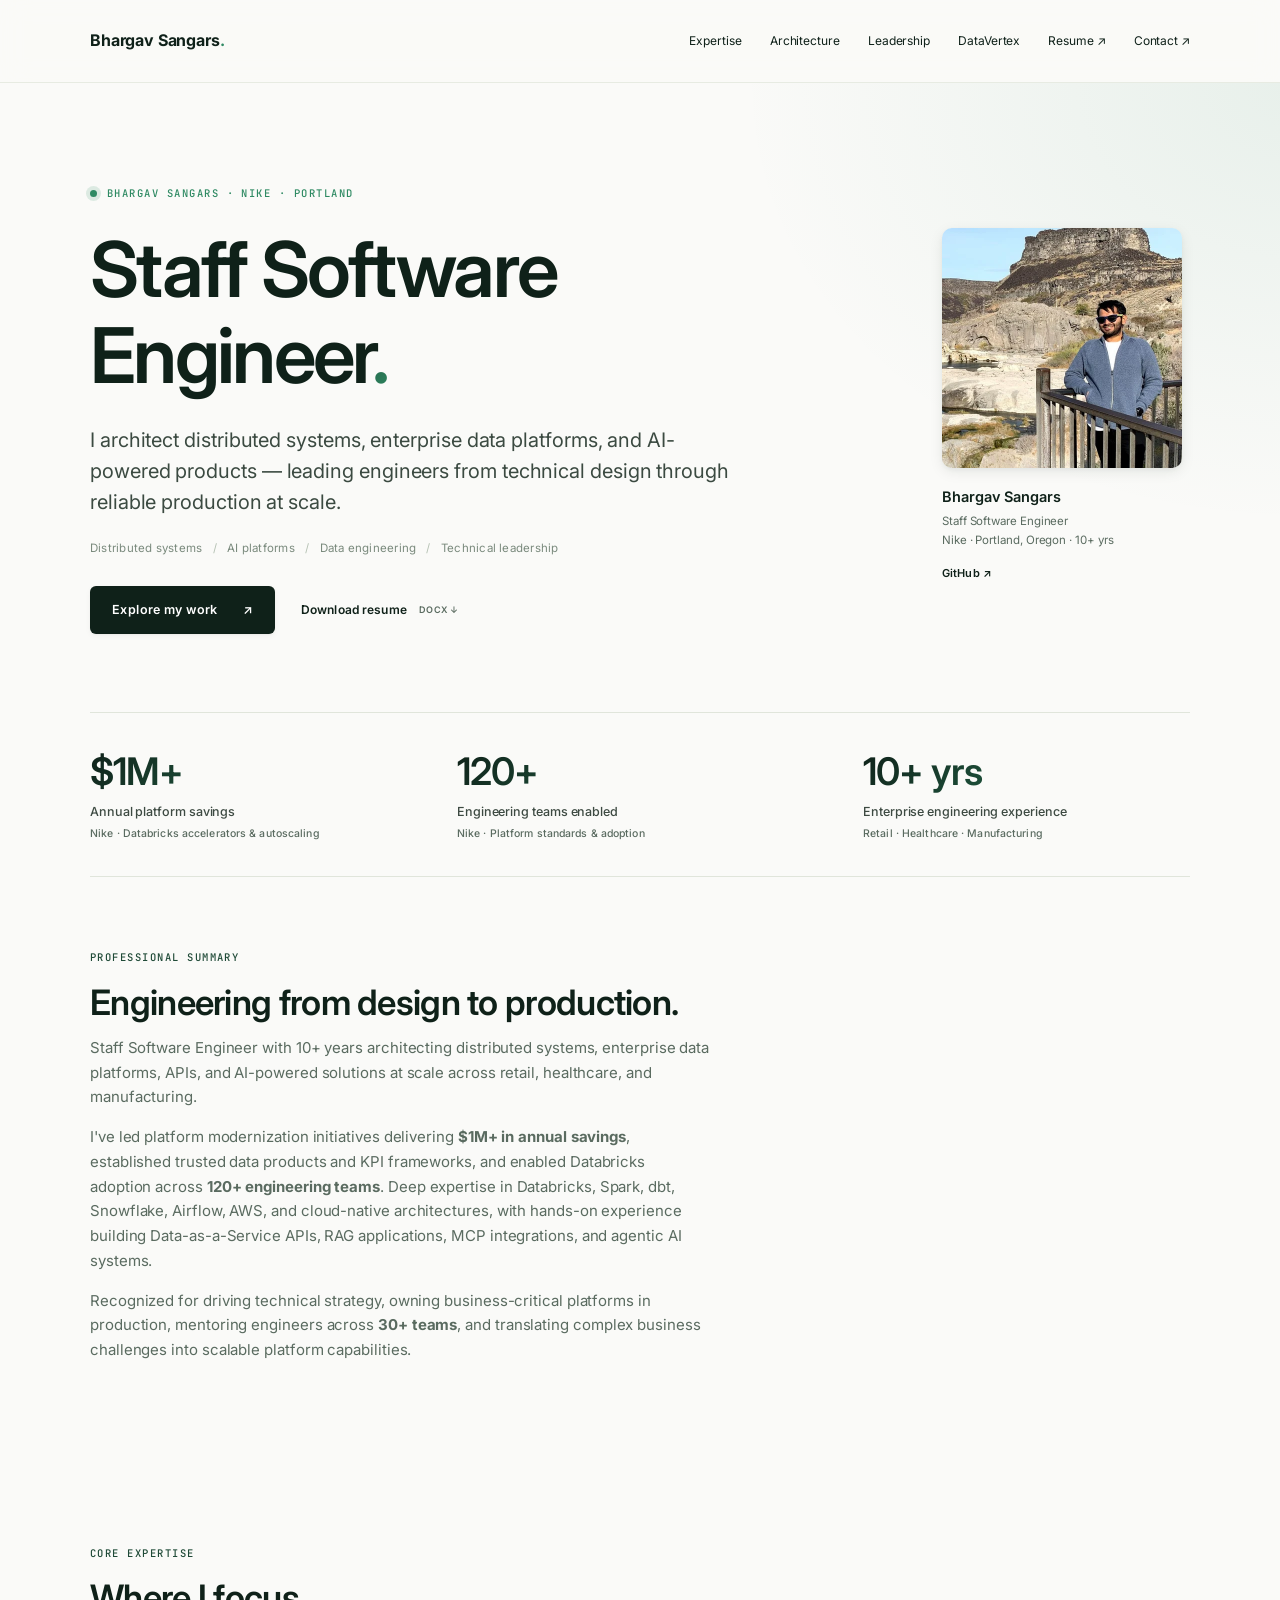
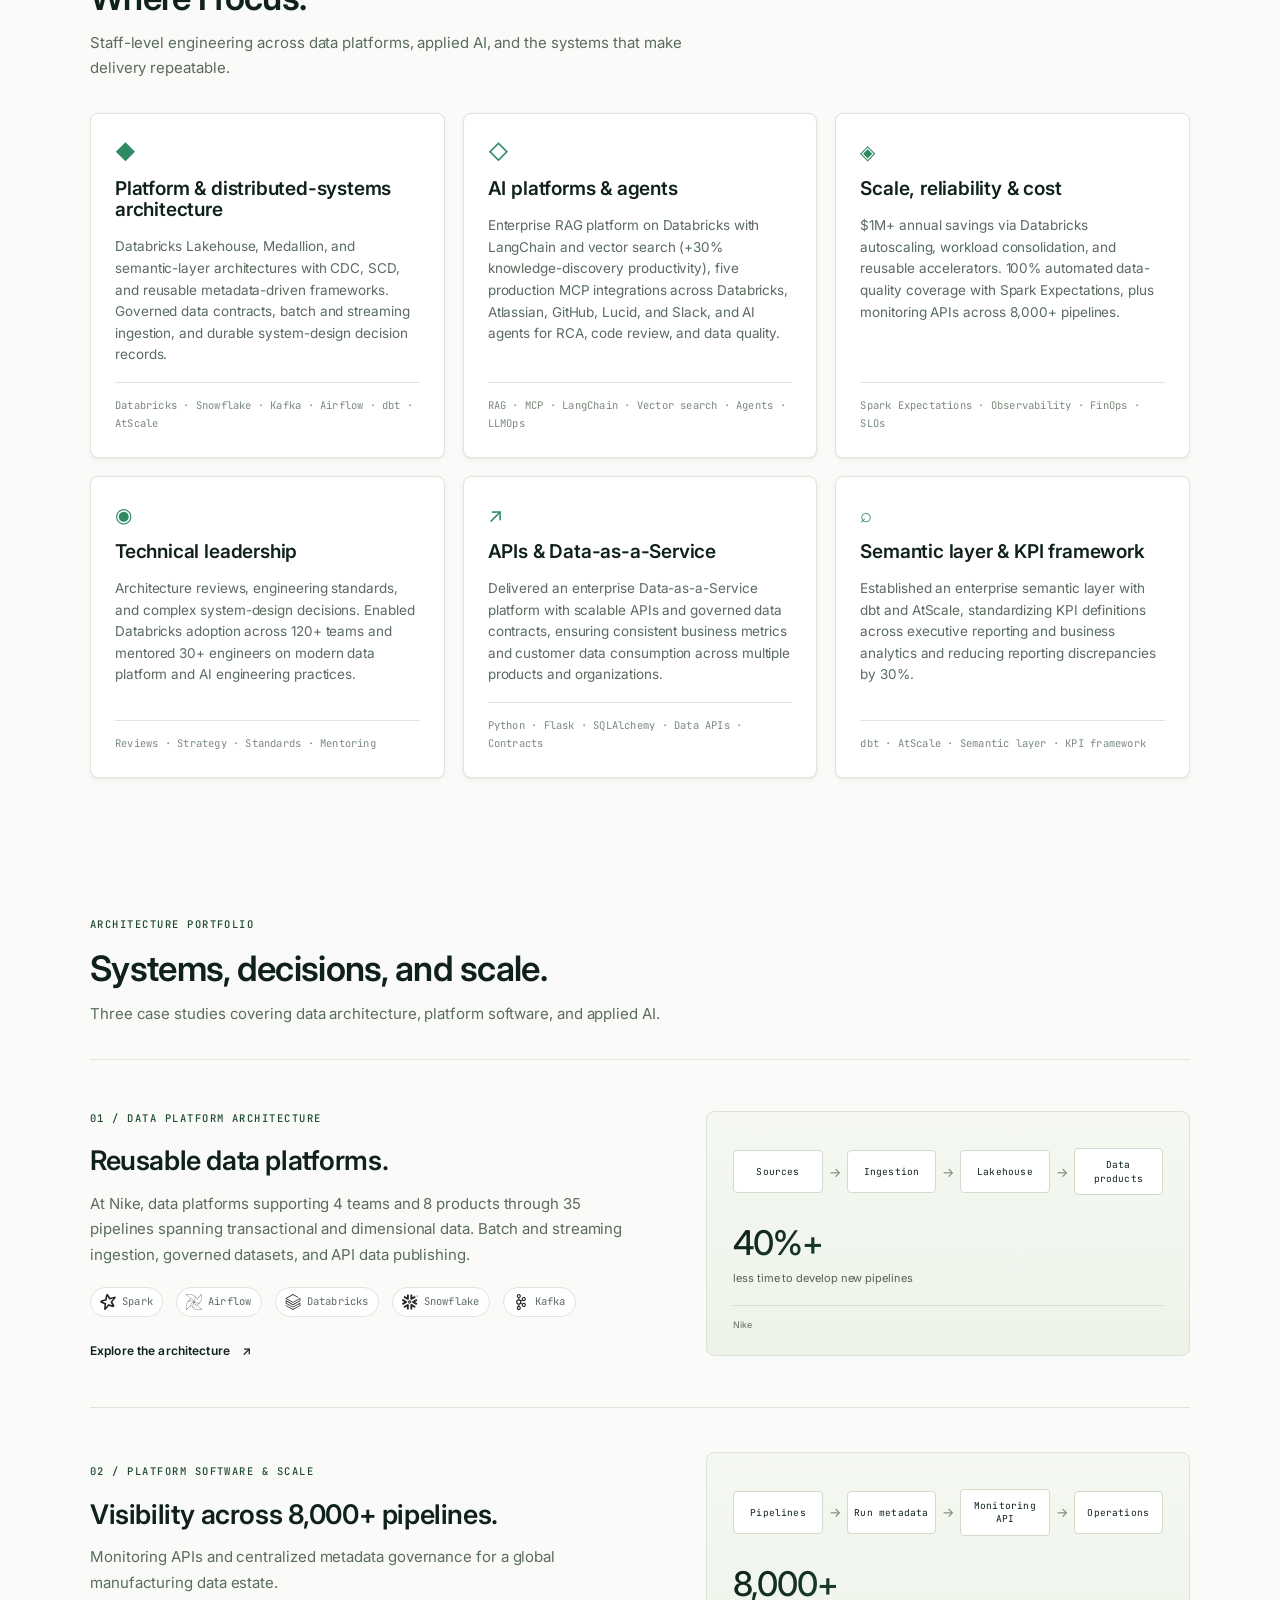
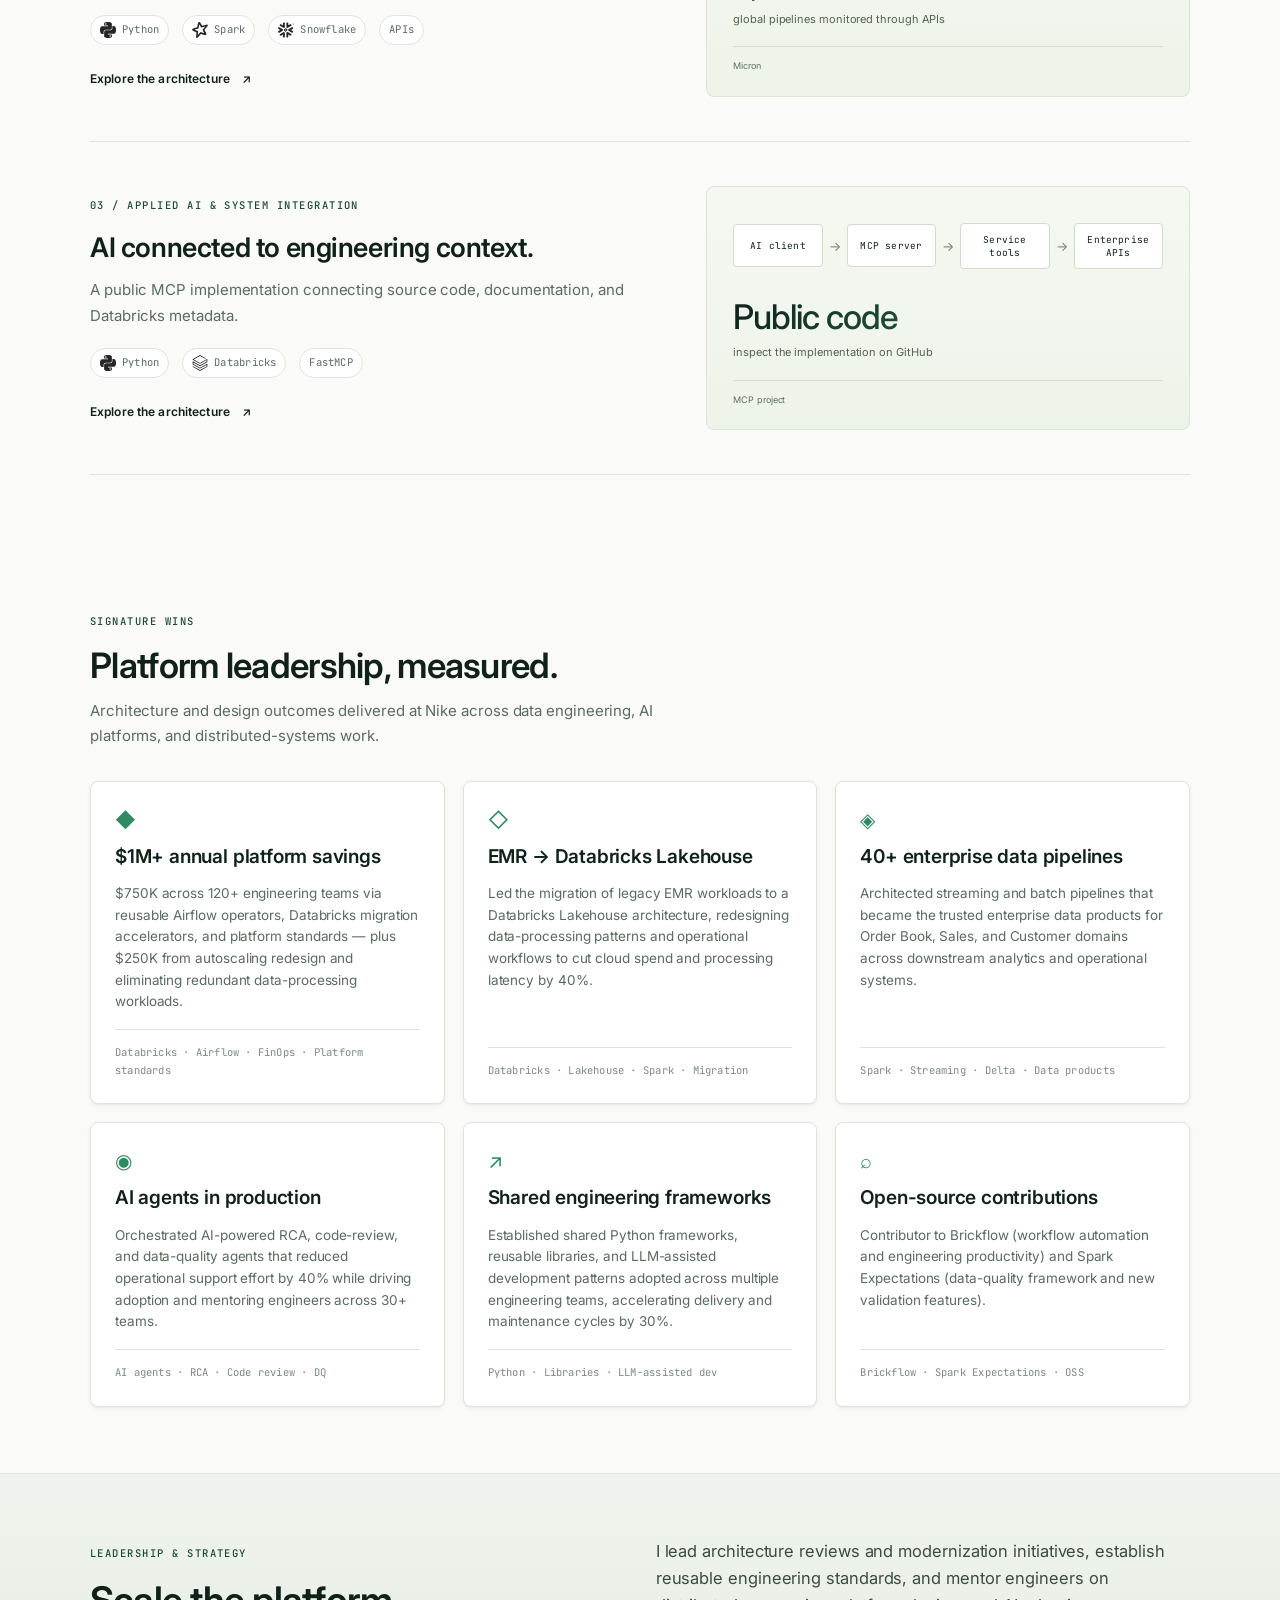
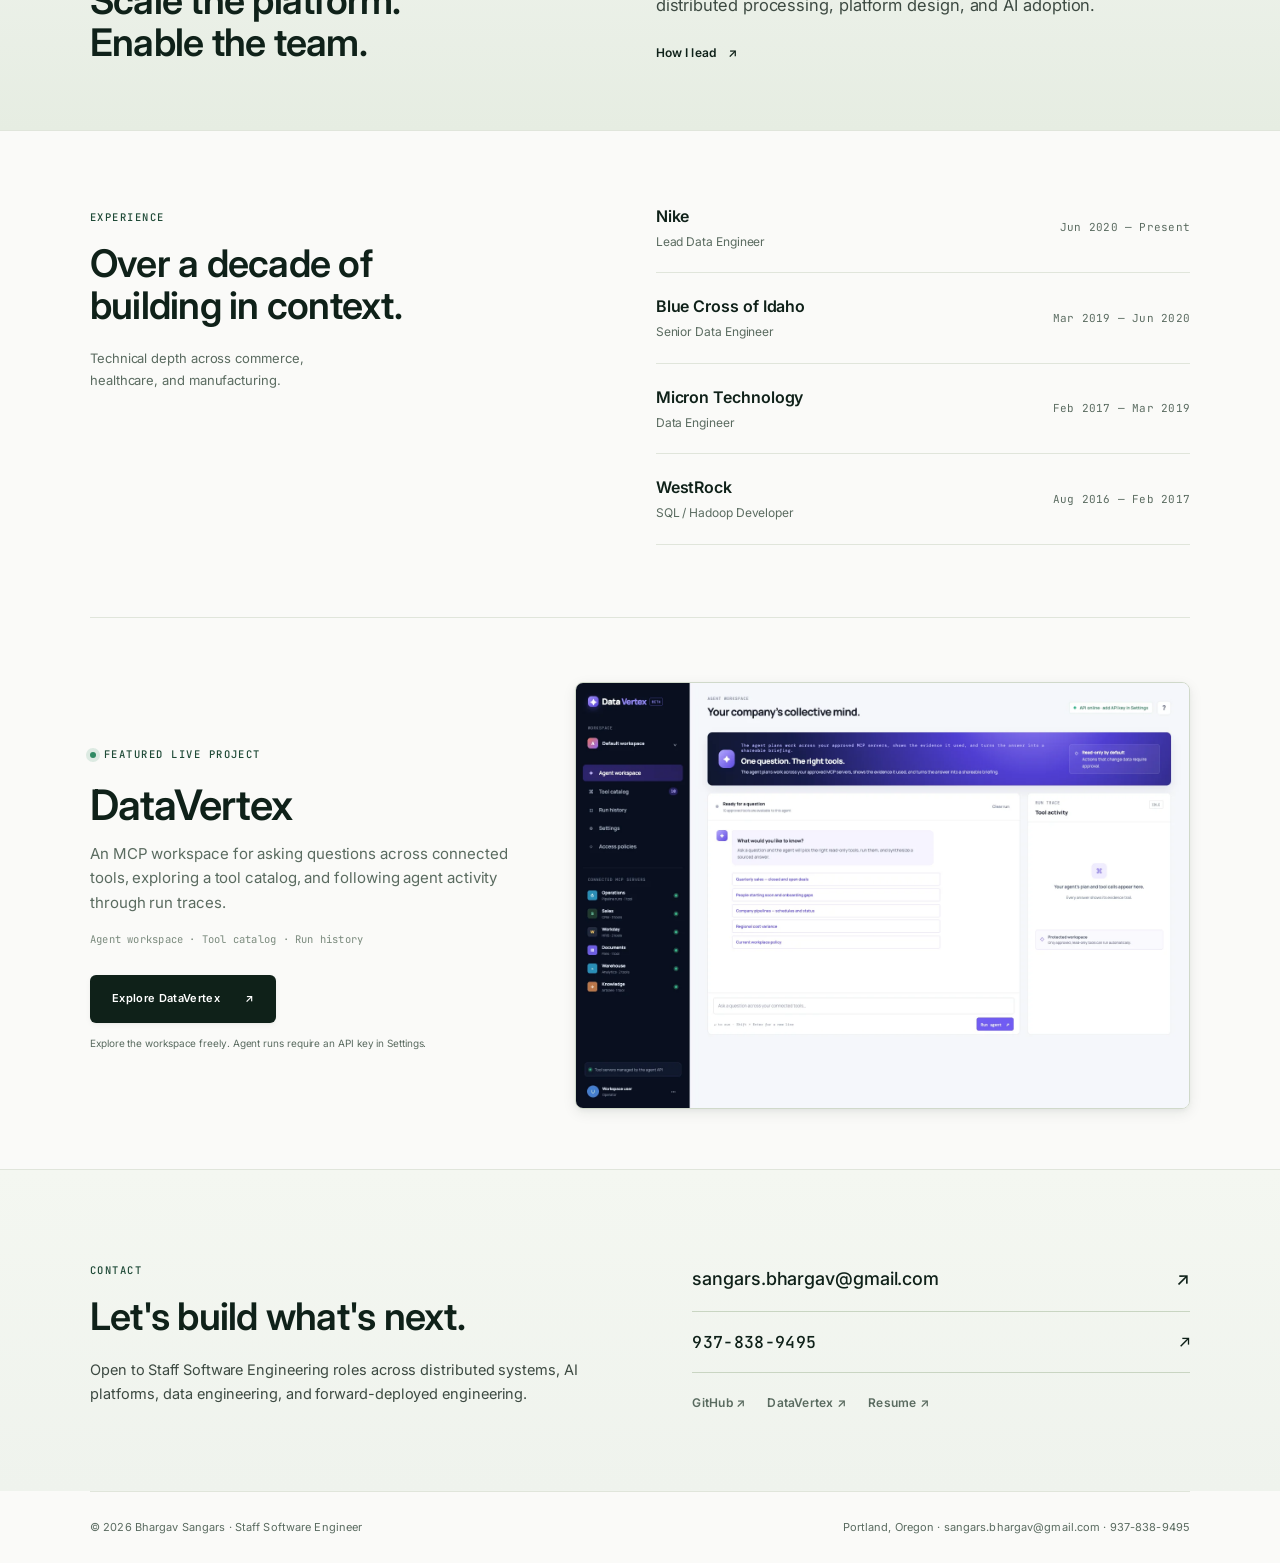
<file: index.html>
<!doctype html>
<html lang="en">
<head>
<meta charset="utf-8">
<meta name="viewport" content="width=device-width,initial-scale=1">
<title>Staff Software Engineer | Distributed Systems, AI Platforms, Data Engineering — Bhargav Sangars</title>
<meta name="description" content="Bhargav Sangars — Staff Software Engineer. I architect distributed systems, enterprise data platforms, and AI-powered products at scale, delivering $1M+ in annual savings across 120+ engineering teams.">
<link rel="canonical" href="https://bsangars.github.io/">
<meta name="theme-color" content="#0f1f19">
<meta property="og:title" content="Staff Software Engineer | Distributed Systems, AI Platforms, Data Engineering">
<meta property="og:description" content="Bhargav Sangars — Staff Software Engineer. I architect distributed systems, enterprise data platforms, and AI-powered products at scale, delivering $1M+ in annual savings across 120+ engineering teams.">
<meta property="og:type" content="website">
<meta property="og:url" content="https://bsangars.github.io/">
<meta property="og:image" content="https://bsangars.github.io/social-preview.png">
<meta property="og:image:width" content="1200">
<meta property="og:image:height" content="630">
<meta property="og:image:alt" content="Bhargav Sangars. Staff Software Engineer. Distributed systems, AI platforms, data engineering.">
<meta name="twitter:card" content="summary_large_image">
<link rel="icon" href="favicon.svg" type="image/svg+xml">
<link rel="preconnect" href="https://fonts.googleapis.com">
<link rel="preconnect" href="https://fonts.gstatic.com" crossorigin>
<link rel="stylesheet" href="https://fonts.googleapis.com/css2?family=Inter:wght@300;400;500;600;700&family=JetBrains+Mono:wght@400;500;600&display=swap">
<link rel="stylesheet" href="styles.css">
<script type="application/ld+json">{"@context":"https://schema.org","@type":"Person","name":"Bhargav Sangars","jobTitle":"Staff Software Engineer","url":"https://bsangars.github.io/","image":"https://bsangars.github.io/assets/bhargav-portrait.jpg","telephone":"+1-937-838-9495","sameAs":["https://github.com/bsangars"],"worksFor":{"@type":"Organization","name":"Nike"}}</script>
</head>
<body>
<a class="skip-link" href="#main">Skip to content</a>
<header>
  <div class="container nav">
    <a class="brand" href="index.html">Bhargav Sangars<span aria-hidden="true">.</span></a>
    <button class="menu-toggle" aria-expanded="false" aria-controls="navigation" type="button">Menu <span aria-hidden="true">+</span></button>
    <nav id="navigation" aria-label="Main navigation">
      <a href="#expertise">Expertise</a>
      <a href="#architecture">Architecture</a>
      <a href="leadership.html">Leadership</a>
      <a href="#live-project">DataVertex</a>
      <a href="Bhargav-Sangars-Resume.docx" download>Resume ↗</a>
      <a href="#contact">Contact ↗</a>
    </nav>
  </div>
</header>
<main id="main">

  <section class="hero container">
    <div class="hero-copy">
      <span class="eyebrow"><span class="hero-dot" aria-hidden="true"></span>BHARGAV SANGARS · NIKE · PORTLAND</span>
      <h1>Staff Software<br>Engineer<span class="accent">.</span></h1>
      <p class="value-proposition">I architect distributed systems, enterprise data platforms, and AI-powered products — leading engineers from technical design through reliable production at scale.</p>
      <p class="hero-specialties">Distributed systems <span>/</span> AI platforms <span>/</span> Data engineering <span>/</span> Technical leadership</p>
      <div class="actions">
        <a class="button" href="#architecture">Explore my work <span aria-hidden="true">↗</span></a>
        <a class="text-link" href="Bhargav-Sangars-Resume.docx" download>Download resume <span class="file-label">DOCX ↓</span></a>
      </div>
    </div>
    <aside class="profile">
      <picture>
        <source srcset="assets/bhargav-portrait.webp" type="image/webp">
        <img class="profile-photo" src="assets/bhargav-portrait.jpg" alt="Bhargav Sangars" width="240" height="240" loading="eager" decoding="async">
      </picture>
      <div class="profile-caption">
        <strong>Bhargav Sangars</strong>
        <span>Staff Software Engineer</span>
        <span>Nike · Portland, Oregon · 10+ yrs</span>
      </div>
      <a class="text-link profile-link" href="https://github.com/bsangars">GitHub ↗</a>
    </aside>
  </section>

  <section class="container impact" aria-label="Experience and impact">
    <div><strong>$1M+</strong><span>Annual platform savings<small>Nike · Databricks accelerators &amp; autoscaling</small></span></div>
    <div><strong>120+</strong><span>Engineering teams enabled<small>Nike · Platform standards &amp; adoption</small></span></div>
    <div><strong>10+ yrs</strong><span>Enterprise engineering experience<small>Retail · Healthcare · Manufacturing</small></span></div>
  </section>

  <section class="section container" id="about" aria-labelledby="about-title">
    <div class="section-heading">
      <span class="eyebrow">PROFESSIONAL SUMMARY</span>
      <h2 id="about-title">Engineering from design to production.</h2>
      <p>Staff Software Engineer with 10+ years architecting distributed systems, enterprise data platforms, APIs, and AI-powered solutions at scale across retail, healthcare, and manufacturing.</p>
      <p>I've led platform modernization initiatives delivering <strong>$1M+ in annual savings</strong>, established trusted data products and KPI frameworks, and enabled Databricks adoption across <strong>120+ engineering teams</strong>. Deep expertise in Databricks, Spark, dbt, Snowflake, Airflow, AWS, and cloud-native architectures, with hands-on experience building Data-as-a-Service APIs, RAG applications, MCP integrations, and agentic AI systems.</p>
      <p>Recognized for driving technical strategy, owning business-critical platforms in production, mentoring engineers across <strong>30+ teams</strong>, and translating complex business challenges into scalable platform capabilities.</p>
    </div>
  </section>

  <section class="expertise container section" id="expertise" aria-labelledby="expertise-title">
    <div class="section-heading">
      <span class="eyebrow">CORE EXPERTISE</span>
      <h2 id="expertise-title">Where I focus.</h2>
      <p>Staff-level engineering across data platforms, applied AI, and the systems that make delivery repeatable.</p>
    </div>
    <div class="expertise-grid">
      <article class="expertise-card">
        <span class="expertise-icon" aria-hidden="true">◆</span>
        <h3>Platform &amp; distributed-systems architecture</h3>
        <p>Databricks Lakehouse, Medallion, and semantic-layer architectures with CDC, SCD, and reusable metadata-driven frameworks. Governed data contracts, batch and streaming ingestion, and durable system-design decision records.</p>
        <span class="expertise-tags">Databricks · Snowflake · Kafka · Airflow · dbt · AtScale</span>
      </article>
      <article class="expertise-card">
        <span class="expertise-icon" aria-hidden="true">◇</span>
        <h3>AI platforms &amp; agents</h3>
        <p>Enterprise RAG platform on Databricks with LangChain and vector search (+30% knowledge-discovery productivity), five production MCP integrations across Databricks, Atlassian, GitHub, Lucid, and Slack, and AI agents for RCA, code review, and data quality.</p>
        <span class="expertise-tags">RAG · MCP · LangChain · Vector search · Agents · LLMOps</span>
      </article>
      <article class="expertise-card">
        <span class="expertise-icon" aria-hidden="true">◈</span>
        <h3>Scale, reliability &amp; cost</h3>
        <p>$1M+ annual savings via Databricks autoscaling, workload consolidation, and reusable accelerators. 100% automated data-quality coverage with Spark Expectations, plus monitoring APIs across 8,000+ pipelines.</p>
        <span class="expertise-tags">Spark Expectations · Observability · FinOps · SLOs</span>
      </article>
      <article class="expertise-card">
        <span class="expertise-icon" aria-hidden="true">◉</span>
        <h3>Technical leadership</h3>
        <p>Architecture reviews, engineering standards, and complex system-design decisions. Enabled Databricks adoption across 120+ teams and mentored 30+ engineers on modern data platform and AI engineering practices.</p>
        <span class="expertise-tags">Reviews · Strategy · Standards · Mentoring</span>
      </article>
      <article class="expertise-card">
        <span class="expertise-icon" aria-hidden="true">↗</span>
        <h3>APIs &amp; Data-as-a-Service</h3>
        <p>Delivered an enterprise Data-as-a-Service platform with scalable APIs and governed data contracts, ensuring consistent business metrics and customer data consumption across multiple products and organizations.</p>
        <span class="expertise-tags">Python · Flask · SQLAlchemy · Data APIs · Contracts</span>
      </article>
      <article class="expertise-card">
        <span class="expertise-icon" aria-hidden="true">⌕</span>
        <h3>Semantic layer &amp; KPI framework</h3>
        <p>Established an enterprise semantic layer with dbt and AtScale, standardizing KPI definitions across executive reporting and business analytics and reducing reporting discrepancies by 30%.</p>
        <span class="expertise-tags">dbt · AtScale · Semantic layer · KPI framework</span>
      </article>
    </div>
  </section>

  <section class="section container" id="architecture">
    <div class="section-heading">
      <span class="eyebrow">ARCHITECTURE PORTFOLIO</span>
      <h2>Systems, decisions, and scale.</h2>
      <p>Three case studies covering data architecture, platform software, and applied AI.</p>
    </div>
    <article class="project-row">
      <div class="project-copy">
        <span class="eyebrow">01 / DATA PLATFORM ARCHITECTURE</span>
        <h3><a href="data-platform.html">Reusable data platforms.</a></h3>
        <p>At Nike, data platforms supporting 4 teams and 8 products through 35 pipelines spanning transactional and dimensional data. Batch and streaming ingestion, governed datasets, and API data publishing.</p>
        <ul class="tech-stack" aria-label="Technology stack">
          <li><img src="assets/icons/apachespark.svg" width="18" height="18" alt="">Spark</li>
          <li><img src="assets/icons/apacheairflow.svg" width="18" height="18" alt="">Airflow</li>
          <li><img src="assets/icons/databricks.svg" width="18" height="18" alt="">Databricks</li>
          <li><img src="assets/icons/snowflake.svg" width="18" height="18" alt="">Snowflake</li>
          <li><img src="assets/icons/apachekafka.svg" width="18" height="18" alt="">Kafka</li>
        </ul>
        <a class="text-link" href="data-platform.html">Explore the architecture <span aria-hidden="true">↗</span></a>
      </div>
      <div class="project-proof">
        <div class="mini-flow" aria-label="High-level flow"><span>Sources</span><b aria-hidden="true">→</b><span>Ingestion</span><b aria-hidden="true">→</b><span>Lakehouse</span><b aria-hidden="true">→</b><span>Data products</span></div>
        <div class="project-metric"><strong>40%+</strong><span>less time to develop new pipelines</span></div>
        <span class="proof-origin">Nike</span>
      </div>
    </article>
    <article class="project-row">
      <div class="project-copy">
        <span class="eyebrow">02 / PLATFORM SOFTWARE &amp; SCALE</span>
        <h3><a href="pipeline-observability.html">Visibility across 8,000+ pipelines.</a></h3>
        <p>Monitoring APIs and centralized metadata governance for a global manufacturing data estate.</p>
        <ul class="tech-stack" aria-label="Technology stack">
          <li><img src="assets/icons/python.svg" width="18" height="18" alt="">Python</li>
          <li><img src="assets/icons/apachespark.svg" width="18" height="18" alt="">Spark</li>
          <li><img src="assets/icons/snowflake.svg" width="18" height="18" alt="">Snowflake</li>
          <li>APIs</li>
        </ul>
        <a class="text-link" href="pipeline-observability.html">Explore the architecture <span aria-hidden="true">↗</span></a>
      </div>
      <div class="project-proof">
        <div class="mini-flow" aria-label="High-level flow"><span>Pipelines</span><b aria-hidden="true">→</b><span>Run metadata</span><b aria-hidden="true">→</b><span>Monitoring API</span><b aria-hidden="true">→</b><span>Operations</span></div>
        <div class="project-metric"><strong>8,000+</strong><span>global pipelines monitored through APIs</span></div>
        <span class="proof-origin">Micron</span>
      </div>
    </article>
    <article class="project-row">
      <div class="project-copy">
        <span class="eyebrow">03 / APPLIED AI &amp; SYSTEM INTEGRATION</span>
        <h3><a href="mcp-platform.html">AI connected to engineering context.</a></h3>
        <p>A public MCP implementation connecting source code, documentation, and Databricks metadata.</p>
        <ul class="tech-stack" aria-label="Technology stack">
          <li><img src="assets/icons/python.svg" width="18" height="18" alt="">Python</li>
          <li><img src="assets/icons/databricks.svg" width="18" height="18" alt="">Databricks</li>
          <li>FastMCP</li>
        </ul>
        <a class="text-link" href="mcp-platform.html">Explore the architecture <span aria-hidden="true">↗</span></a>
      </div>
      <div class="project-proof">
        <div class="mini-flow" aria-label="High-level flow"><span>AI client</span><b aria-hidden="true">→</b><span>MCP server</span><b aria-hidden="true">→</b><span>Service tools</span><b aria-hidden="true">→</b><span>Enterprise APIs</span></div>
        <div class="project-metric"><strong>Public code</strong><span>inspect the implementation on GitHub</span></div>
        <span class="proof-origin">MCP project</span>
      </div>
    </article>
  </section>

  <section class="section container" id="signature-wins" aria-labelledby="signature-wins-title">
    <div class="section-heading">
      <span class="eyebrow">SIGNATURE WINS</span>
      <h2 id="signature-wins-title">Platform leadership, measured.</h2>
      <p>Architecture and design outcomes delivered at Nike across data engineering, AI platforms, and distributed-systems work.</p>
    </div>
    <div class="expertise-grid">
      <article class="expertise-card">
        <span class="expertise-icon" aria-hidden="true">◆</span>
        <h3>$1M+ annual platform savings</h3>
        <p>$750K across 120+ engineering teams via reusable Airflow operators, Databricks migration accelerators, and platform standards — plus $250K from autoscaling redesign and eliminating redundant data-processing workloads.</p>
        <span class="expertise-tags">Databricks · Airflow · FinOps · Platform standards</span>
      </article>
      <article class="expertise-card">
        <span class="expertise-icon" aria-hidden="true">◇</span>
        <h3>EMR → Databricks Lakehouse</h3>
        <p>Led the migration of legacy EMR workloads to a Databricks Lakehouse architecture, redesigning data-processing patterns and operational workflows to cut cloud spend and processing latency by 40%.</p>
        <span class="expertise-tags">Databricks · Lakehouse · Spark · Migration</span>
      </article>
      <article class="expertise-card">
        <span class="expertise-icon" aria-hidden="true">◈</span>
        <h3>40+ enterprise data pipelines</h3>
        <p>Architected streaming and batch pipelines that became the trusted enterprise data products for Order Book, Sales, and Customer domains across downstream analytics and operational systems.</p>
        <span class="expertise-tags">Spark · Streaming · Delta · Data products</span>
      </article>
      <article class="expertise-card">
        <span class="expertise-icon" aria-hidden="true">◉</span>
        <h3>AI agents in production</h3>
        <p>Orchestrated AI-powered RCA, code-review, and data-quality agents that reduced operational support effort by 40% while driving adoption and mentoring engineers across 30+ teams.</p>
        <span class="expertise-tags">AI agents · RCA · Code review · DQ</span>
      </article>
      <article class="expertise-card">
        <span class="expertise-icon" aria-hidden="true">↗</span>
        <h3>Shared engineering frameworks</h3>
        <p>Established shared Python frameworks, reusable libraries, and LLM-assisted development patterns adopted across multiple engineering teams, accelerating delivery and maintenance cycles by 30%.</p>
        <span class="expertise-tags">Python · Libraries · LLM-assisted dev</span>
      </article>
      <article class="expertise-card">
        <span class="expertise-icon" aria-hidden="true">⌕</span>
        <h3>Open-source contributions</h3>
        <p>Contributor to <a href="https://github.com/bsangars/brickflow">Brickflow</a> (workflow automation and engineering productivity) and Spark Expectations (data-quality framework and new validation features).</p>
        <span class="expertise-tags">Brickflow · Spark Expectations · OSS</span>
      </article>
    </div>
  </section>

  <section class="leadership-teaser">
    <div class="container teaser-grid">
      <div>
        <span class="eyebrow">LEADERSHIP &amp; STRATEGY</span>
        <h2>Scale the platform.<br>Enable the team.</h2>
      </div>
      <div>
        <p>I lead architecture reviews and modernization initiatives, establish reusable engineering standards, and mentor engineers on distributed processing, platform design, and AI adoption.</p>
        <a class="text-link" href="leadership.html">How I lead <span aria-hidden="true">↗</span></a>
      </div>
    </div>
  </section>

  <section class="section container experience">
    <div>
      <span class="eyebrow">EXPERIENCE</span>
      <h2>Over a decade of<br>building in context.</h2>
      <p>Technical depth across commerce,<br>healthcare, and manufacturing.</p>
    </div>
    <ol>
      <li><div><strong>Nike</strong><span>Lead Data Engineer</span></div><time>Jun 2020 — Present</time></li>
      <li><div><strong>Blue Cross of Idaho</strong><span>Senior Data Engineer</span></div><time>Mar 2019 — Jun 2020</time></li>
      <li><div><strong>Micron Technology</strong><span>Data Engineer</span></div><time>Feb 2017 — Mar 2019</time></li>
      <li><div><strong>WestRock</strong><span>SQL / Hadoop Developer</span></div><time>Aug 2016 — Feb 2017</time></li>
    </ol>
  </section>

  <section class="live-project container" id="live-project" aria-labelledby="live-project-title">
    <div class="live-copy">
      <span class="eyebrow"><span class="live-dot" aria-hidden="true"></span>FEATURED LIVE PROJECT</span>
      <h2 id="live-project-title">DataVertex</h2>
      <p>An MCP workspace for asking questions across connected tools, exploring a tool catalog, and following agent activity through run traces.</p>
      <div class="live-tags">Agent workspace · Tool catalog · Run history</div>
      <a class="button" href="https://datavertex.onrender.com/" target="_blank" rel="noopener noreferrer">Explore DataVertex <span aria-hidden="true">↗</span><span class="sr-only"> (opens in a new tab)</span></a>
      <p class="live-note">Explore the workspace freely. Agent runs require an API key in Settings.</p>
    </div>
    <a class="live-screenshot" href="https://datavertex.onrender.com/" target="_blank" rel="noopener noreferrer" aria-label="Open DataVertex live application in a new tab">
      <img src="assets/datavertex-preview.webp" alt="DataVertex application with agent conversation, tool activity trace, and MCP workspace navigation" width="1440" height="1000" loading="lazy">
    </a>
  </section>

  <section class="contact section" id="contact">
    <div class="container contact-grid">
      <div>
        <span class="eyebrow">CONTACT</span>
        <h2>Let's build what's next.</h2>
        <p>Open to Staff Software Engineering roles across distributed systems, AI platforms, data engineering, and forward-deployed engineering.</p>
      </div>
      <div class="contact-links">
        <a class="email" href="mailto:sangars.bhargav@gmail.com">sangars.bhargav@gmail.com <span aria-hidden="true">↗</span></a>
        <a class="phone" href="tel:+19378389495">937-838-9495 <span aria-hidden="true">↗</span></a>
        <div class="social-links">
          <a href="https://github.com/bsangars">GitHub ↗</a>
          <a href="https://datavertex.onrender.com/" target="_blank" rel="noopener noreferrer">DataVertex ↗</a>
          <a href="Bhargav-Sangars-Resume.docx" download>Resume ↗</a>
        </div>
      </div>
    </div>
  </section>

  <footer>
    <div class="container">
      <span>© <span id="year">2026</span> Bhargav Sangars · Staff Software Engineer</span>
      <span>Portland, Oregon · sangars.bhargav@gmail.com · 937-838-9495</span>
    </div>
  </footer>
</main>
<script src="script.js" defer></script>
</body>
</html>
</file>
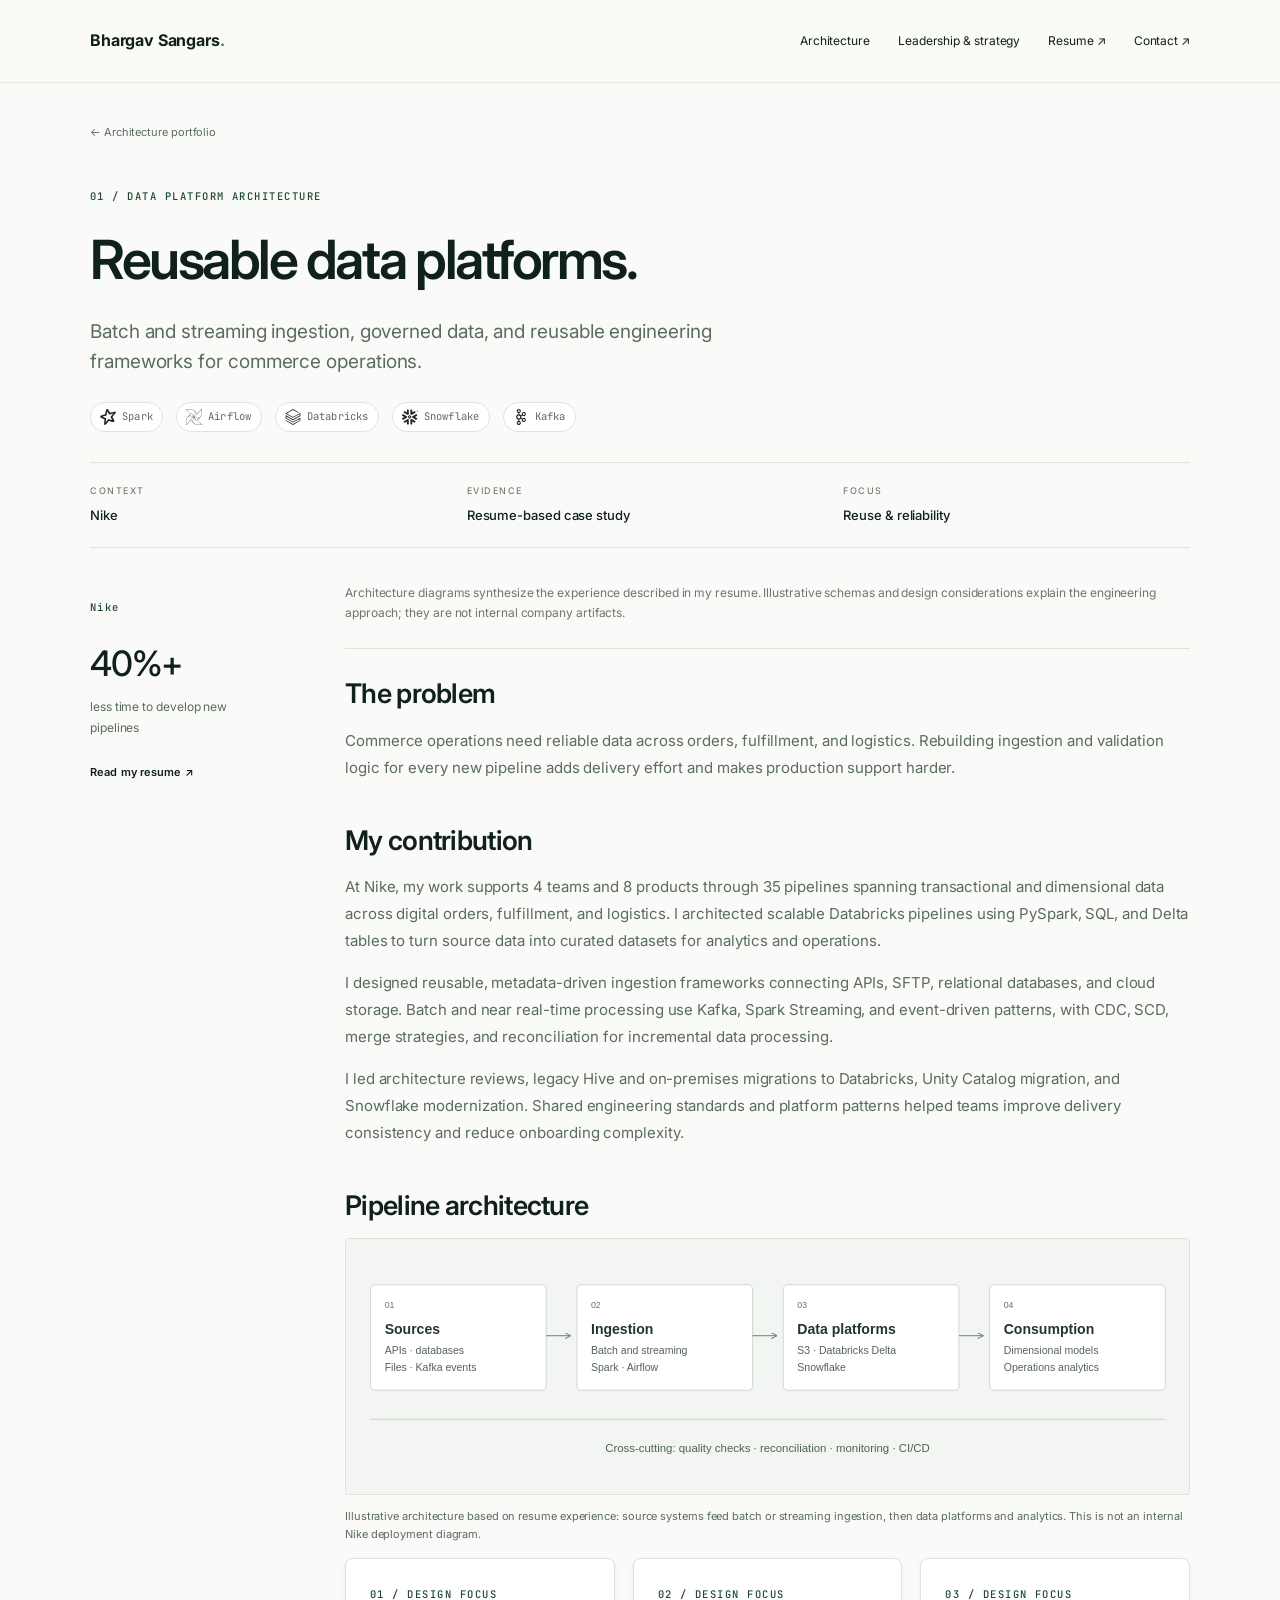
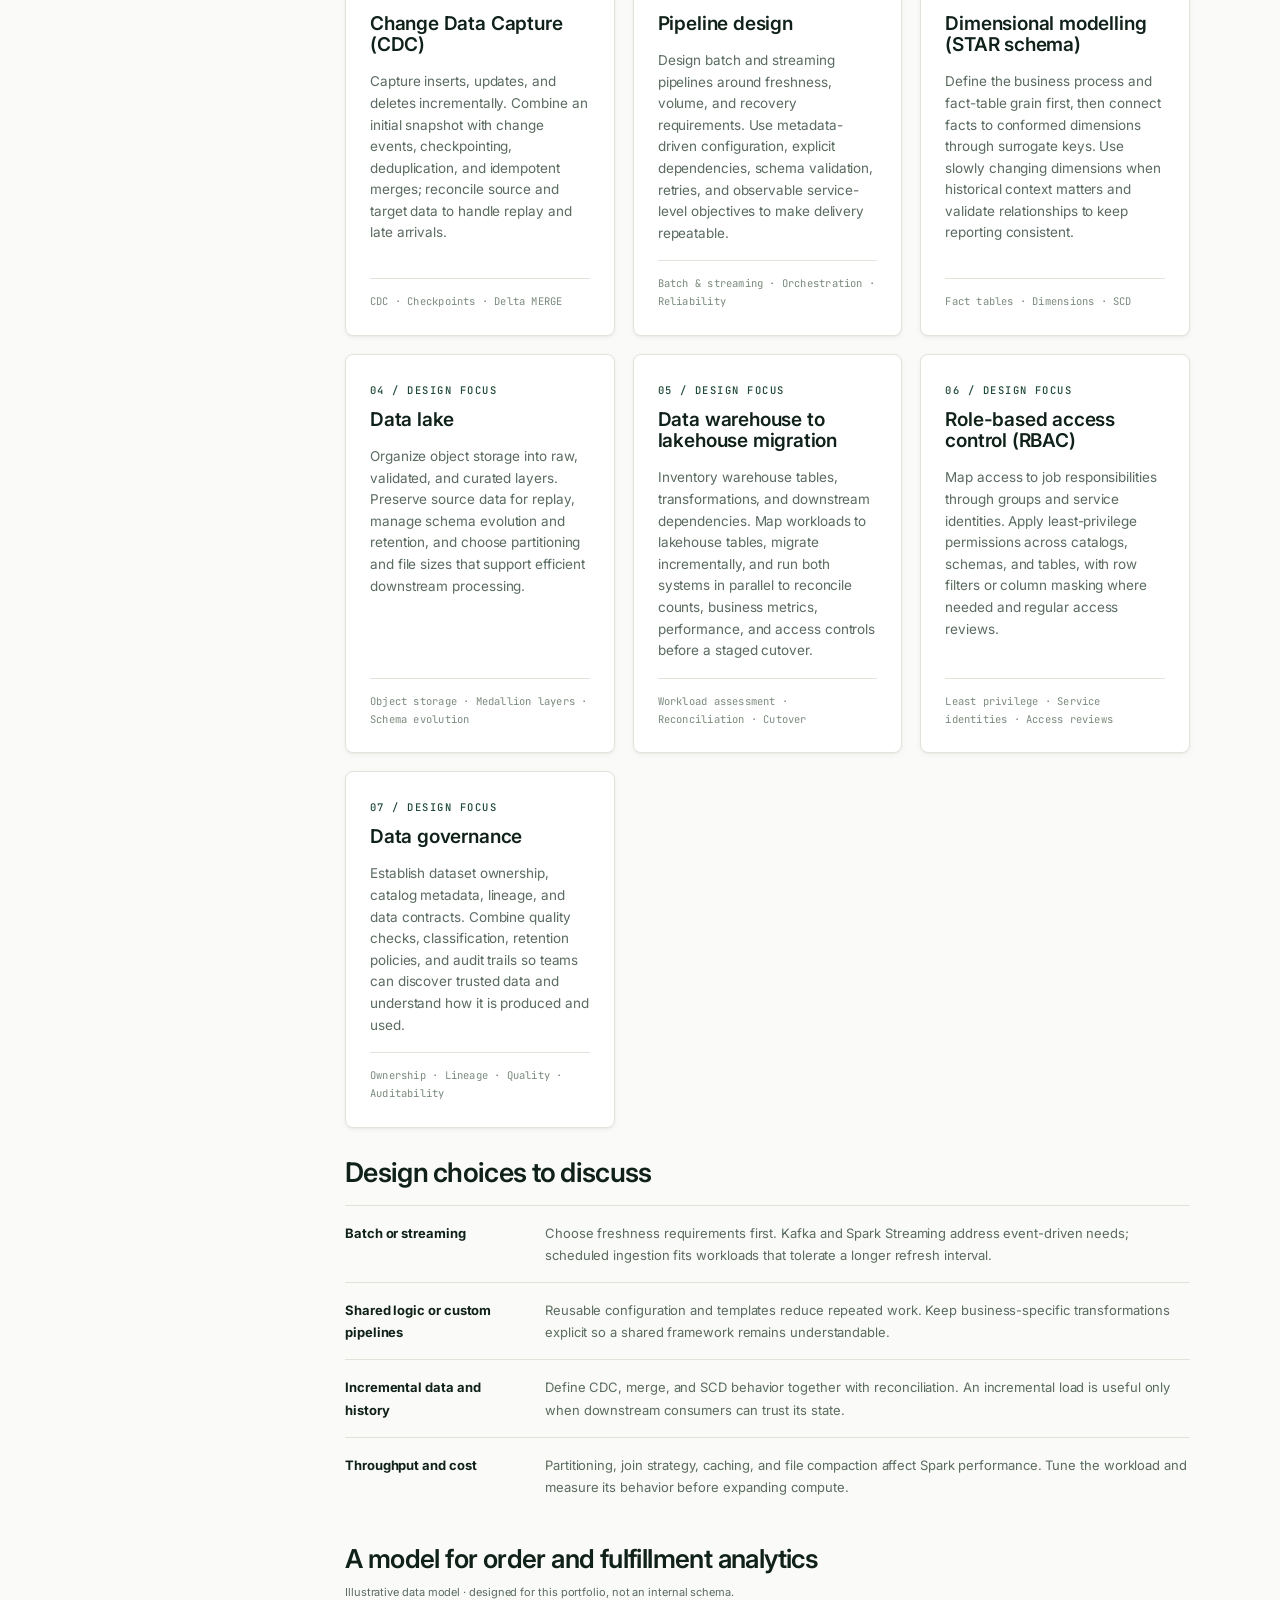
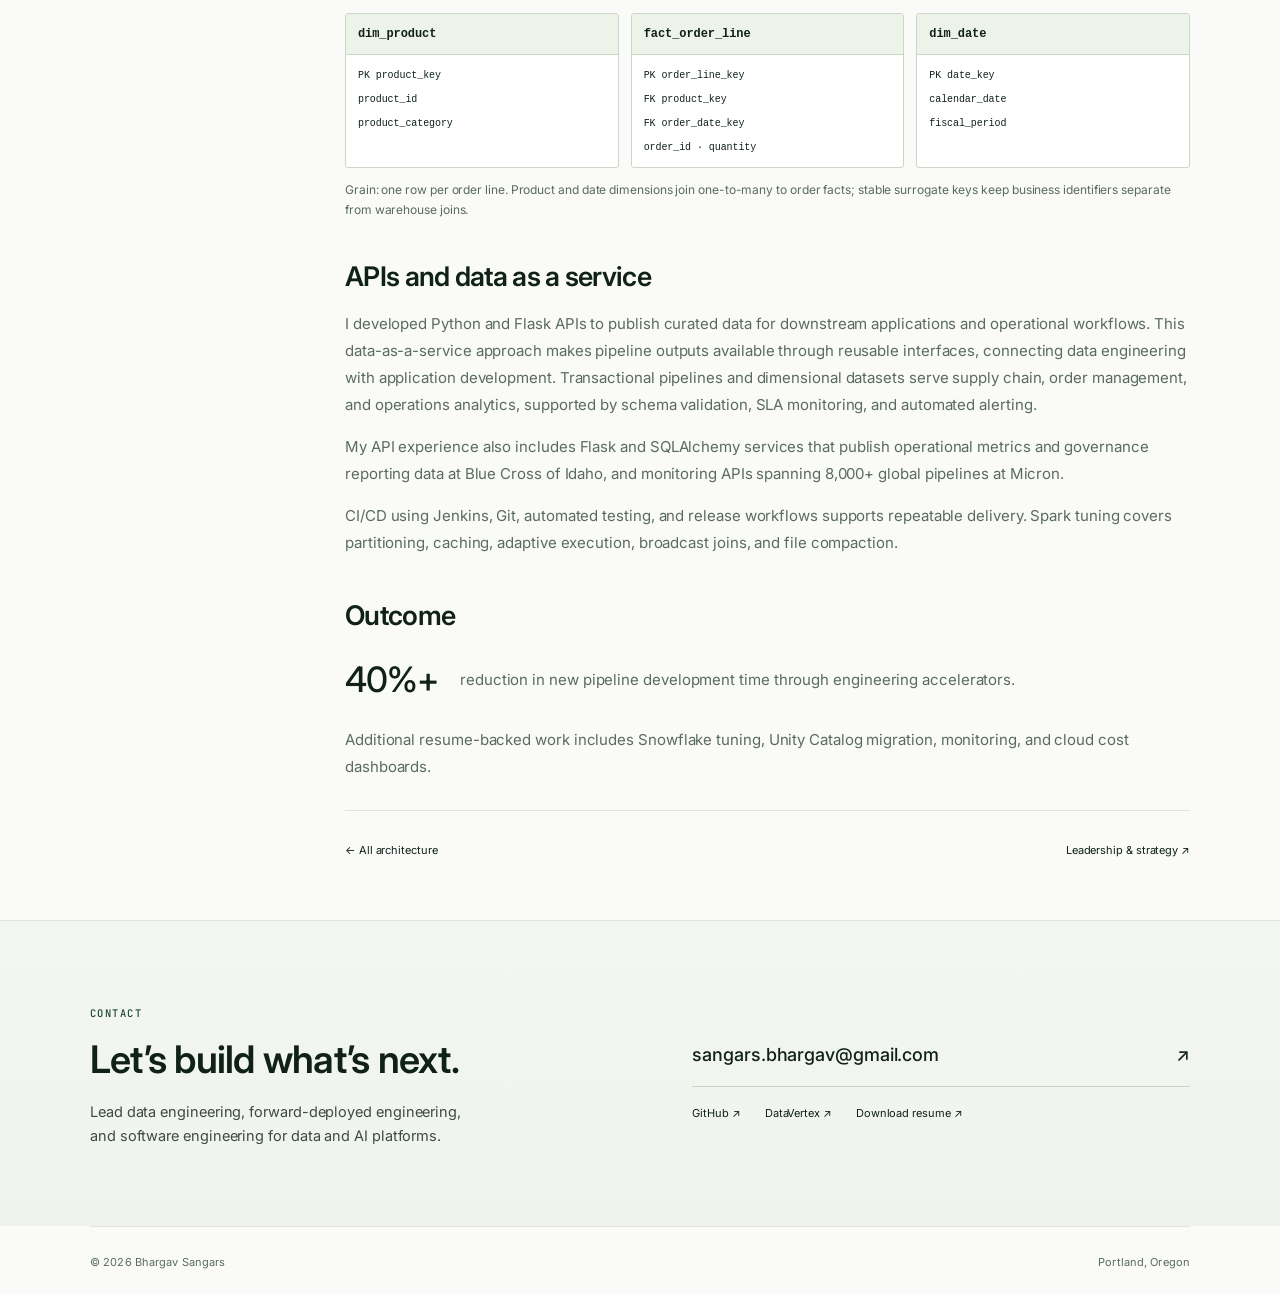
<file: data-platform.html>
<!doctype html>
<html lang="en"><head><meta charset="utf-8"><meta name="viewport" content="width=device-width,initial-scale=1"><title>Reusable data platforms | Bhargav Sangars</title><meta name="description" content="Batch and streaming ingestion, governed data, and reusable engineering frameworks for commerce operations."><link rel="canonical" href="https://bsangars.github.io/data-platform.html"><meta name="theme-color" content="#fafaf8"><meta property="og:title" content="Reusable data platforms | Bhargav Sangars"><meta property="og:description" content="Batch and streaming ingestion, governed data, and reusable engineering frameworks for commerce operations."><meta property="og:type" content="website"><meta property="og:url" content="https://bsangars.github.io/data-platform.html"><meta property="og:image" content="https://bsangars.github.io/social-preview.png"><meta property="og:image:width" content="1200"><meta property="og:image:height" content="630"><meta property="og:image:alt" content="Bhargav Sangars. Lead Data Engineer. Scale the platform. Enable the team."><meta name="twitter:card" content="summary_large_image"><link rel="icon" href="favicon.svg" type="image/svg+xml"><link rel="preconnect" href="https://fonts.googleapis.com"><link rel="preconnect" href="https://fonts.gstatic.com" crossorigin><link rel="stylesheet" href="https://fonts.googleapis.com/css2?family=Inter:wght@300;400;500;600;700&family=JetBrains+Mono:wght@400;500;600&display=swap"><link rel="stylesheet" href="styles.css"><script type="application/ld+json">{"@context": "https://schema.org", "@type": "Person", "name": "Bhargav Sangars", "jobTitle": "Lead Data Engineer", "telephone":"+1-937-838-9495", "url": "https://bsangars.github.io/", "sameAs": ["https://github.com/bsangars"], "worksFor": {"@type": "Organization", "name": "Nike"}}</script></head><body><a class="skip-link" href="#main">Skip to content</a><header><div class="container nav"><a class="brand" href="index.html">Bhargav Sangars<span aria-hidden="true">.</span></a><button class="menu-toggle" aria-expanded="false" aria-controls="navigation" type="button">Menu <span aria-hidden="true">+</span></button><nav id="navigation" aria-label="Main navigation"><a href="index.html#architecture">Architecture</a><a href="leadership.html">Leadership & strategy</a><a href="Bhargav-Sangars-Resume.docx" download>Resume ↗</a><a href="#contact">Contact ↗</a></nav></div></header><main id="main"><section class="container page-intro case-intro"><a class="back-link" href="index.html#architecture">← Architecture portfolio</a><span class="eyebrow">01 / DATA PLATFORM ARCHITECTURE</span><h1>Reusable data platforms.</h1><p class="intro-lead">Batch and streaming ingestion, governed data, and reusable engineering frameworks for commerce operations.</p><ul class="tech-stack" aria-label="Technology stack"><li><img src="assets/icons/apachespark.svg" width="18" height="18" alt="">Spark</li><li><img src="assets/icons/apacheairflow.svg" width="18" height="18" alt="">Airflow</li><li><img src="assets/icons/databricks.svg" width="18" height="18" alt="">Databricks</li><li><img src="assets/icons/snowflake.svg" width="18" height="18" alt="">Snowflake</li><li><img src="assets/icons/apachekafka.svg" width="18" height="18" alt="">Kafka</li></ul><div class="case-facts"><div><span>CONTEXT</span><strong>Nike</strong></div><div><span>EVIDENCE</span><strong>Resume-based case study</strong></div><div><span>FOCUS</span><strong>Reuse & reliability</strong></div></div></section><div class="container case-layout"><aside class="case-summary"><span class="eyebrow">Nike</span><strong>40%+</strong><p>less time to develop new pipelines</p><a class="text-link" href="Bhargav-Sangars-Resume.docx" download>Read my resume ↗</a></aside><div class="case-body"><p class="editorial-note">Architecture diagrams synthesize the experience described in my resume. Illustrative schemas and design considerations explain the engineering approach; they are not internal company artifacts.</p><section class="case-section"><h2>The problem</h2><p>Commerce operations need reliable data across orders, fulfillment, and logistics. Rebuilding ingestion and validation logic for every new pipeline adds delivery effort and makes production support harder.</p></section><section class="case-section"><h2>My contribution</h2><p>At Nike, my work supports 4 teams and 8 products through 35 pipelines spanning transactional and dimensional data across digital orders, fulfillment, and logistics. I architected scalable Databricks pipelines using PySpark, SQL, and Delta tables to turn source data into curated datasets for analytics and operations.</p><p>I designed reusable, metadata-driven ingestion frameworks connecting APIs, SFTP, relational databases, and cloud storage. Batch and near real-time processing use Kafka, Spark Streaming, and event-driven patterns, with CDC, SCD, merge strategies, and reconciliation for incremental data processing.</p><p>I led architecture reviews, legacy Hive and on-premises migrations to Databricks, Unity Catalog migration, and Snowflake modernization. Shared engineering standards and platform patterns helped teams improve delivery consistency and reduce onboarding complexity.</p></section><section class="case-section" id="pipeline-architecture" aria-labelledby="pipeline-architecture-title"><h2 id="pipeline-architecture-title">Pipeline architecture</h2><figure class="architecture-figure"><div class="diagram-scroll" tabindex="0" role="region" aria-label="Reusable enterprise data platform diagram"><picture><source media="(max-width: 520px)" srcset="assets/data-platform-mobile.svg"><img src="assets/data-platform.svg" width="960" height="290" alt="Illustrative architecture based on resume experience: source systems feed batch or streaming ingestion, then data platforms and analytics. This is not an internal Nike deployment diagram."></picture></div><figcaption>Illustrative architecture based on resume experience: source systems feed batch or streaming ingestion, then data platforms and analytics. This is not an internal Nike deployment diagram.</figcaption></figure>
    <div class="expertise-grid">
      <article class="expertise-card">
        <span class="eyebrow">01 / DESIGN FOCUS</span>
        <h3>Change Data Capture (CDC)</h3>
        <p>Capture inserts, updates, and deletes incrementally. Combine an initial snapshot with change events, checkpointing, deduplication, and idempotent merges; reconcile source and target data to handle replay and late arrivals.</p>
        <span class="expertise-tags">CDC · Checkpoints · Delta MERGE</span>
      </article>
      <article class="expertise-card">
        <span class="eyebrow">02 / DESIGN FOCUS</span>
        <h3>Pipeline design</h3>
        <p>Design batch and streaming pipelines around freshness, volume, and recovery requirements. Use metadata-driven configuration, explicit dependencies, schema validation, retries, and observable service-level objectives to make delivery repeatable.</p>
        <span class="expertise-tags">Batch &amp; streaming · Orchestration · Reliability</span>
      </article>
      <article class="expertise-card">
        <span class="eyebrow">03 / DESIGN FOCUS</span>
        <h3>Dimensional modelling (STAR schema)</h3>
        <p>Define the business process and fact-table grain first, then connect facts to conformed dimensions through surrogate keys. Use slowly changing dimensions when historical context matters and validate relationships to keep reporting consistent.</p>
        <span class="expertise-tags">Fact tables · Dimensions · SCD</span>
      </article>
      <article class="expertise-card">
        <span class="eyebrow">04 / DESIGN FOCUS</span>
        <h3>Data lake</h3>
        <p>Organize object storage into raw, validated, and curated layers. Preserve source data for replay, manage schema evolution and retention, and choose partitioning and file sizes that support efficient downstream processing.</p>
        <span class="expertise-tags">Object storage · Medallion layers · Schema evolution</span>
      </article>
      <article class="expertise-card">
        <span class="eyebrow">05 / DESIGN FOCUS</span>
        <h3>Data warehouse to lakehouse migration</h3>
        <p>Inventory warehouse tables, transformations, and downstream dependencies. Map workloads to lakehouse tables, migrate incrementally, and run both systems in parallel to reconcile counts, business metrics, performance, and access controls before a staged cutover.</p>
        <span class="expertise-tags">Workload assessment · Reconciliation · Cutover</span>
      </article>
      <article class="expertise-card">
        <span class="eyebrow">06 / DESIGN FOCUS</span>
        <h3>Role-based access control (RBAC)</h3>
        <p>Map access to job responsibilities through groups and service identities. Apply least-privilege permissions across catalogs, schemas, and tables, with row filters or column masking where needed and regular access reviews.</p>
        <span class="expertise-tags">Least privilege · Service identities · Access reviews</span>
      </article>
      <article class="expertise-card">
        <span class="eyebrow">07 / DESIGN FOCUS</span>
        <h3>Data governance</h3>
        <p>Establish dataset ownership, catalog metadata, lineage, and data contracts. Combine quality checks, classification, retention policies, and audit trails so teams can discover trusted data and understand how it is produced and used.</p>
        <span class="expertise-tags">Ownership · Lineage · Quality · Auditability</span>
      </article>
    </div>
</section><section class="case-section"><h2>Design choices to discuss</h2><dl class="decisions"><div><dt>Batch or streaming</dt><dd>Choose freshness requirements first. Kafka and Spark Streaming address event-driven needs; scheduled ingestion fits workloads that tolerate a longer refresh interval.</dd></div><div><dt>Shared logic or custom pipelines</dt><dd>Reusable configuration and templates reduce repeated work. Keep business-specific transformations explicit so a shared framework remains understandable.</dd></div><div><dt>Incremental data and history</dt><dd>Define CDC, merge, and SCD behavior together with reconciliation. An incremental load is useful only when downstream consumers can trust its state.</dd></div><div><dt>Throughput and cost</dt><dd>Partitioning, join strategy, caching, and file compaction affect Spark performance. Tune the workload and measure its behavior before expanding compute.</dd></div></dl></section><section class="model"><h3>A model for order and fulfillment analytics</h3><p class="fine-print">Illustrative data model · designed for this portfolio, not an internal schema.</p><div class="entity-grid"><div class="entity"><h4>dim_product</h4><ul><li><code>PK product_key</code></li><li><code>product_id</code></li><li><code>product_category</code></li></ul></div><div class="entity"><h4>fact_order_line</h4><ul><li><code>PK order_line_key</code></li><li><code>FK product_key</code></li><li><code>FK order_date_key</code></li><li><code>order_id · quantity</code></li></ul></div><div class="entity"><h4>dim_date</h4><ul><li><code>PK date_key</code></li><li><code>calendar_date</code></li><li><code>fiscal_period</code></li></ul></div></div><p class="model-caption">Grain: one row per order line. Product and date dimensions join one-to-many to order facts; stable surrogate keys keep business identifiers separate from warehouse joins.</p></section><section class="case-section"><h2>APIs and data as a service</h2><p>I developed Python and Flask APIs to publish curated data for downstream applications and operational workflows. This data-as-a-service approach makes pipeline outputs available through reusable interfaces, connecting data engineering with application development. Transactional pipelines and dimensional datasets serve supply chain, order management, and operations analytics, supported by schema validation, SLA monitoring, and automated alerting.</p><p>My API experience also includes Flask and SQLAlchemy services that publish operational metrics and governance reporting data at Blue Cross of Idaho, and monitoring APIs spanning 8,000+ global pipelines at Micron.</p><p>CI/CD using Jenkins, Git, automated testing, and release workflows supports repeatable delivery. Spark tuning covers partitioning, caching, adaptive execution, broadcast joins, and file compaction.</p></section><section class="case-section"><h2>Outcome</h2><p class="outcome"><strong>40%+</strong> reduction in new pipeline development time through engineering accelerators.</p><p>Additional resume-backed work includes Snowflake tuning, Unity Catalog migration, monitoring, and cloud cost dashboards.</p></section><nav class="case-nav" aria-label="Other case studies"><a href="index.html#architecture">← All architecture</a><a href="leadership.html">Leadership & strategy ↗</a></nav></div></div><section class="contact section" id="contact"><div class="container contact-grid"><div><span class="eyebrow">CONTACT</span><h2>Let’s build what’s next.</h2><p>Lead data engineering, forward-deployed engineering,<br>and software engineering for data and AI platforms.</p></div><div class="contact-links"><a class="email" href="mailto:sangars.bhargav@gmail.com">sangars.bhargav@gmail.com <span aria-hidden="true">↗</span></a><div><a href="https://github.com/bsangars">GitHub ↗</a><a href="https://datavertex.onrender.com/">DataVertex ↗</a><!-- LinkedIn link added once the profile URL is supplied. --><a href="Bhargav-Sangars-Resume.docx" download>Download resume ↗</a></div></div></div></section><footer><div class="container"><span>© <span id="year">2026</span> Bhargav Sangars</span><span>Portland, Oregon</span></div></footer></main><script src="script.js" defer></script></body></html>
</file>
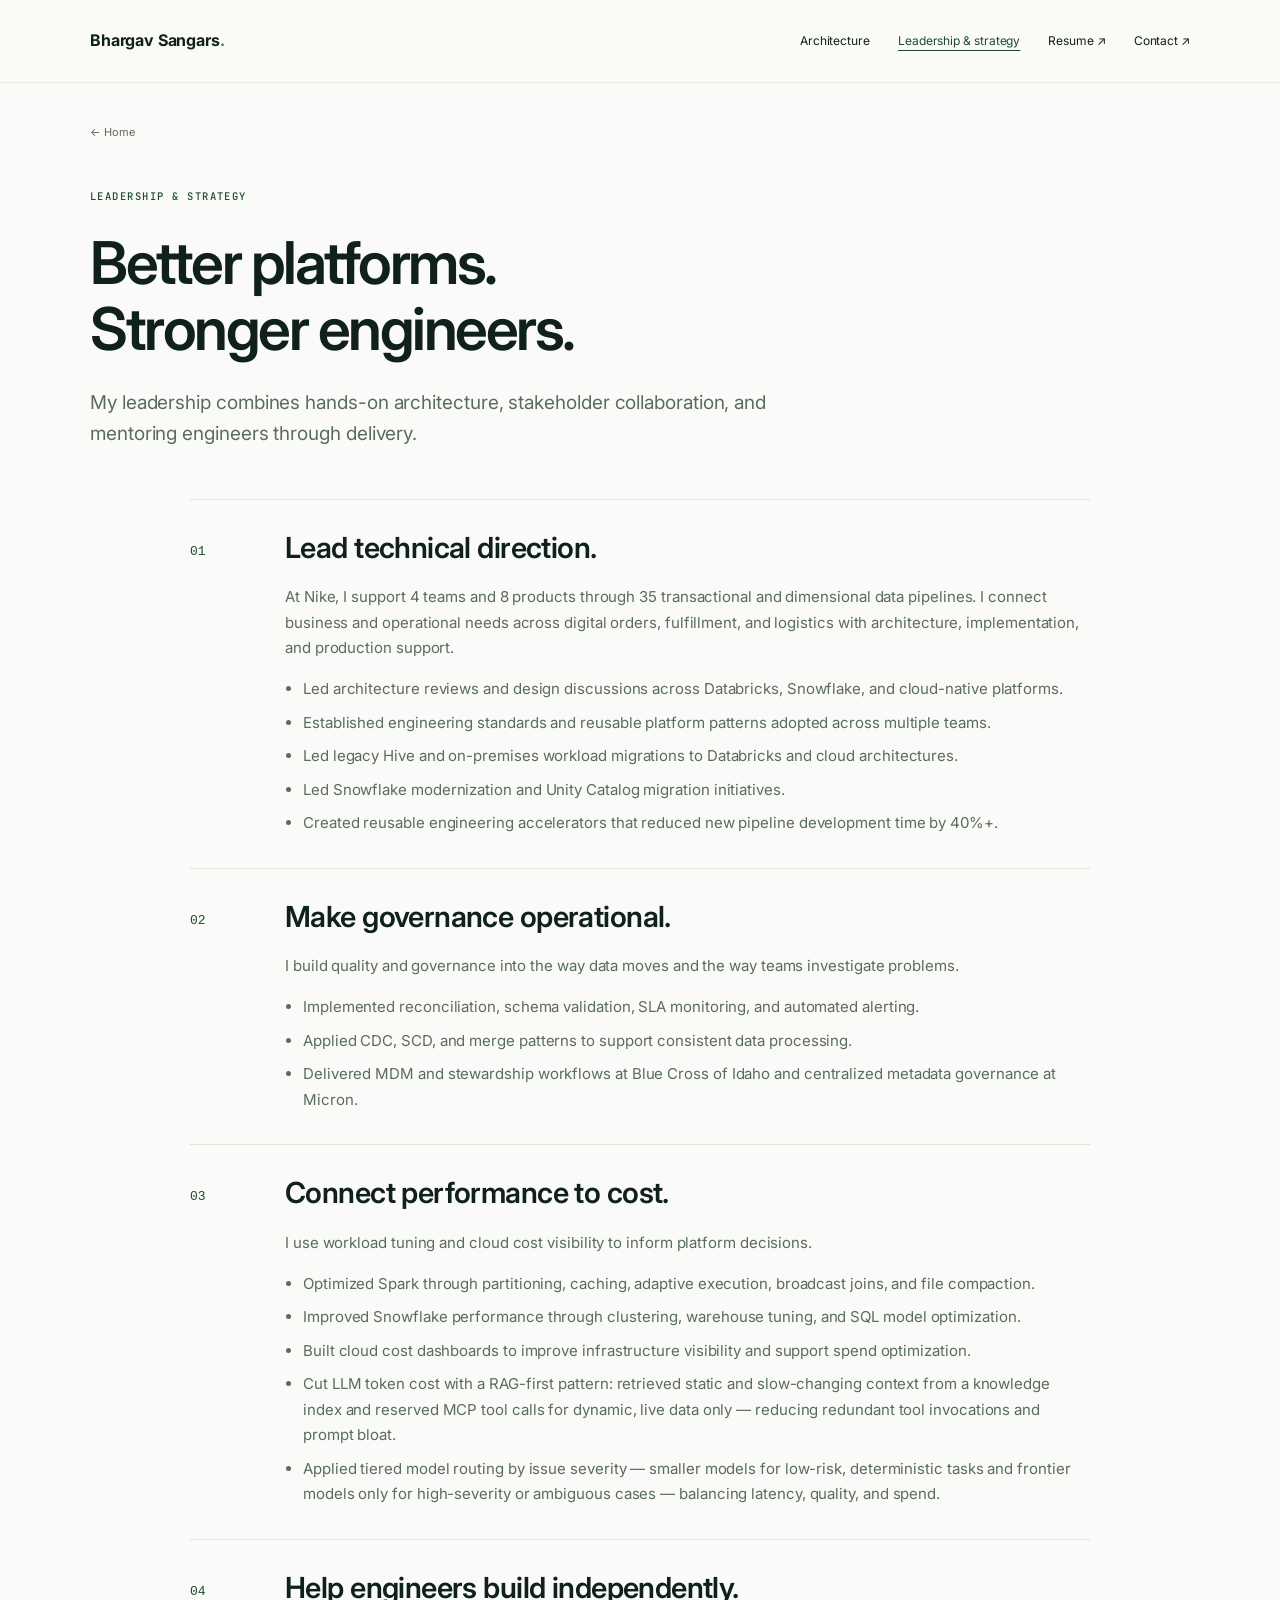
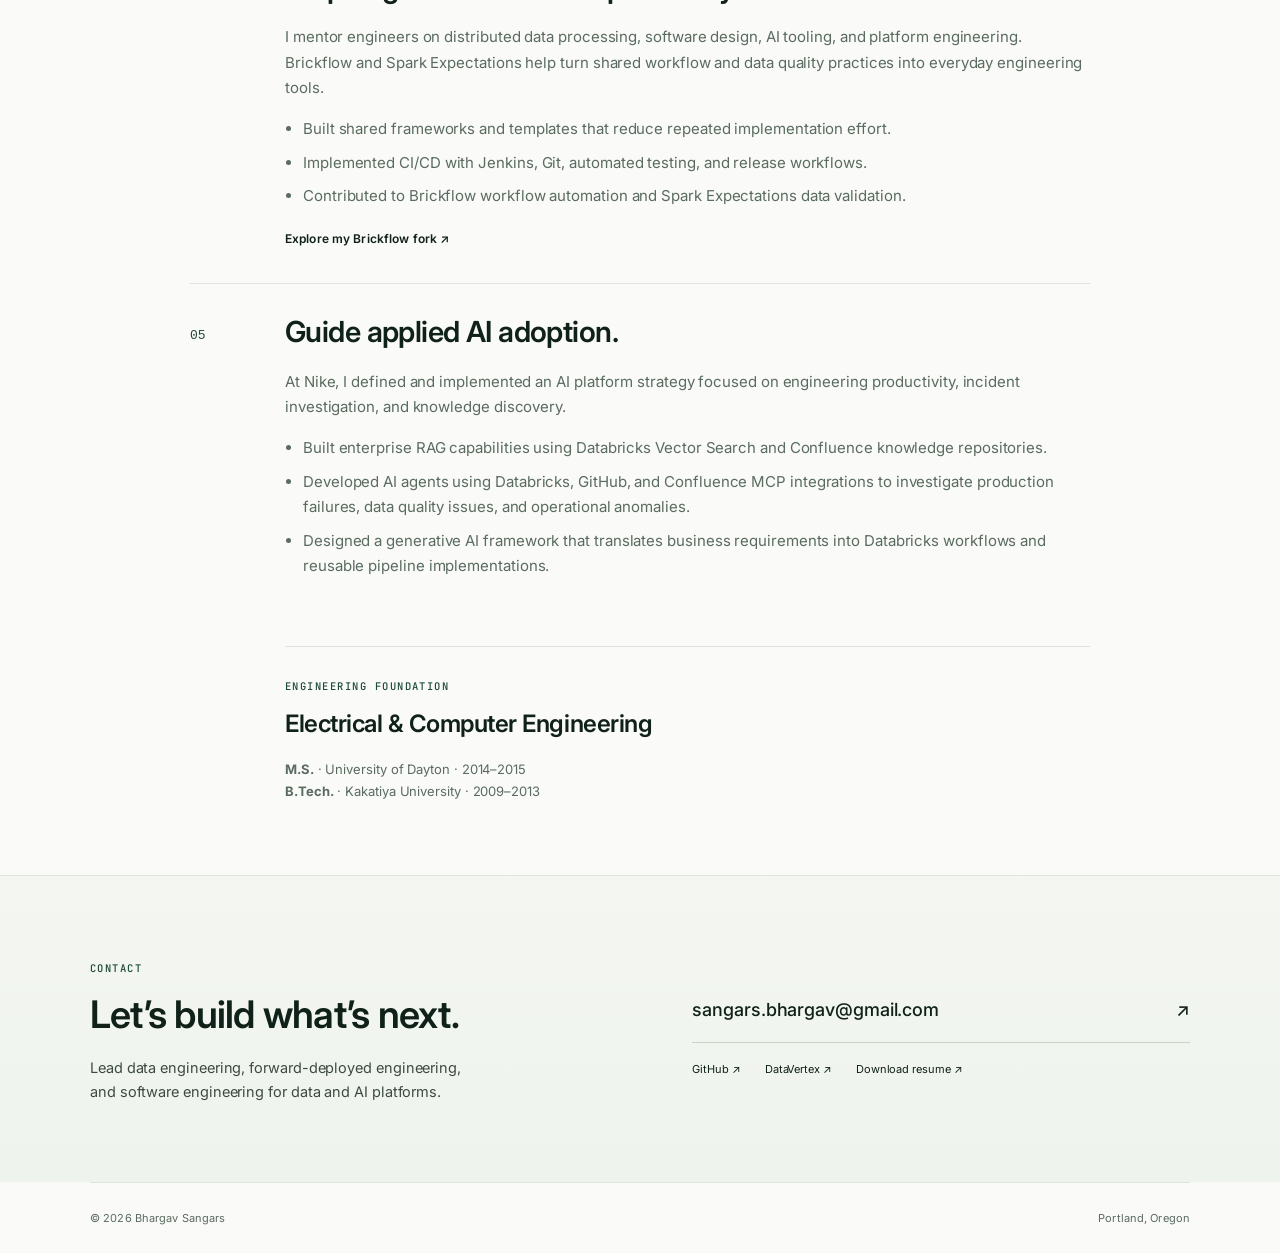
<file: leadership.html>
<!doctype html>
<html lang="en"><head><meta charset="utf-8"><meta name="viewport" content="width=device-width,initial-scale=1"><title>Leadership &amp; Strategy | Staff Software Engineer — Bhargav Sangars</title><meta name="description" content="Technical leadership in platform modernization, data governance, performance, cost visibility, and engineer mentoring across 120+ engineering teams and 30+ mentees."><link rel="canonical" href="https://bsangars.github.io/leadership.html"><meta name="theme-color" content="#fafaf8"><meta property="og:title" content="Leadership &amp; Strategy | Staff Software Engineer — Bhargav Sangars"><meta property="og:description" content="Technical leadership in platform modernization, data governance, performance, cost visibility, and engineer mentoring across 120+ engineering teams and 30+ mentees."><meta property="og:type" content="website"><meta property="og:url" content="https://bsangars.github.io/leadership.html"><meta property="og:image" content="https://bsangars.github.io/social-preview.png"><meta property="og:image:width" content="1200"><meta property="og:image:height" content="630"><meta property="og:image:alt" content="Bhargav Sangars. Staff Software Engineer. Scale the platform. Enable the team."><meta name="twitter:card" content="summary_large_image"><link rel="icon" href="favicon.svg" type="image/svg+xml"><link rel="preconnect" href="https://fonts.googleapis.com"><link rel="preconnect" href="https://fonts.gstatic.com" crossorigin><link rel="stylesheet" href="https://fonts.googleapis.com/css2?family=Inter:wght@300;400;500;600;700&family=JetBrains+Mono:wght@400;500;600&display=swap"><link rel="stylesheet" href="styles.css"><script type="application/ld+json">{"@context": "https://schema.org", "@type": "Person", "name": "Bhargav Sangars", "jobTitle": "Staff Software Engineer", "url": "https://bsangars.github.io/", "telephone":"+1-937-838-9495", "sameAs": ["https://github.com/bsangars"], "worksFor": {"@type": "Organization", "name": "Nike"}}</script></head><body><a class="skip-link" href="#main">Skip to content</a><header><div class="container nav"><a class="brand" href="index.html">Bhargav Sangars<span aria-hidden="true">.</span></a><button class="menu-toggle" aria-expanded="false" aria-controls="navigation" type="button">Menu <span aria-hidden="true">+</span></button><nav id="navigation" aria-label="Main navigation"><a href="index.html#architecture">Architecture</a><a href="leadership.html" aria-current="page">Leadership & strategy</a><a href="Bhargav-Sangars-Resume.docx" download>Resume ↗</a><a href="#contact">Contact ↗</a></nav></div></header><main id="main"><section class="container page-intro"><a class="back-link" href="index.html">← Home</a><span class="eyebrow">LEADERSHIP & STRATEGY</span><h1>Better platforms.<br>Stronger engineers.</h1><p class="intro-lead">My leadership combines hands-on architecture, stakeholder collaboration, and mentoring engineers through delivery.</p></section><div class="container leadership-content">
<section class="leadership-row"><span class="row-number">01</span><div><h2>Lead technical direction.</h2><p>At Nike, I support 4 teams and 8 products through 35 transactional and dimensional data pipelines. I connect business and operational needs across digital orders, fulfillment, and logistics with architecture, implementation, and production support.</p><ul><li>Led architecture reviews and design discussions across Databricks, Snowflake, and cloud-native platforms.</li><li>Established engineering standards and reusable platform patterns adopted across multiple teams.</li><li>Led legacy Hive and on-premises workload migrations to Databricks and cloud architectures.</li><li>Led Snowflake modernization and Unity Catalog migration initiatives.</li><li>Created reusable engineering accelerators that reduced new pipeline development time by 40%+.</li></ul></div></section>
<section class="leadership-row"><span class="row-number">02</span><div><h2>Make governance operational.</h2><p>I build quality and governance into the way data moves and the way teams investigate problems.</p><ul><li>Implemented reconciliation, schema validation, SLA monitoring, and automated alerting.</li><li>Applied CDC, SCD, and merge patterns to support consistent data processing.</li><li>Delivered MDM and stewardship workflows at Blue Cross of Idaho and centralized metadata governance at Micron.</li></ul></div></section>
<section class="leadership-row"><span class="row-number">03</span><div><h2>Connect performance to cost.</h2><p>I use workload tuning and cloud cost visibility to inform platform decisions.</p><ul><li>Optimized Spark through partitioning, caching, adaptive execution, broadcast joins, and file compaction.</li><li>Improved Snowflake performance through clustering, warehouse tuning, and SQL model optimization.</li><li>Built cloud cost dashboards to improve infrastructure visibility and support spend optimization.</li><li>Cut LLM token cost with a RAG-first pattern: retrieved static and slow-changing context from a knowledge index and reserved MCP tool calls for dynamic, live data only — reducing redundant tool invocations and prompt bloat.</li><li>Applied tiered model routing by issue severity — smaller models for low-risk, deterministic tasks and frontier models only for high-severity or ambiguous cases — balancing latency, quality, and spend.</li></ul></div></section>
<section class="leadership-row"><span class="row-number">04</span><div><h2>Help engineers build independently.</h2><p>I mentor engineers on distributed data processing, software design, AI tooling, and platform engineering. Brickflow and Spark Expectations help turn shared workflow and data quality practices into everyday engineering tools.</p><ul><li>Built shared frameworks and templates that reduce repeated implementation effort.</li><li>Implemented CI/CD with Jenkins, Git, automated testing, and release workflows.</li><li>Contributed to Brickflow workflow automation and Spark Expectations data validation.</li></ul><a class="text-link" href="https://github.com/bsangars/brickflow">Explore my Brickflow fork ↗</a></div></section>
<section class="leadership-row"><span class="row-number">05</span><div><h2>Guide applied AI adoption.</h2><p>At Nike, I defined and implemented an AI platform strategy focused on engineering productivity, incident investigation, and knowledge discovery.</p><ul><li>Built enterprise RAG capabilities using Databricks Vector Search and Confluence knowledge repositories.</li><li>Developed AI agents using Databricks, GitHub, and Confluence MCP integrations to investigate production failures, data quality issues, and operational anomalies.</li><li>Designed a generative AI framework that translates business requirements into Databricks workflows and reusable pipeline implementations.</li></ul></div></section><section class="education"><span class="eyebrow">ENGINEERING FOUNDATION</span><h2>Electrical & Computer Engineering</h2><p><strong>M.S.</strong> · University of Dayton · 2014–2015<br><strong>B.Tech.</strong> · Kakatiya University · 2009–2013</p></section></div><section class="contact section" id="contact"><div class="container contact-grid"><div><span class="eyebrow">CONTACT</span><h2>Let’s build what’s next.</h2><p>Lead data engineering, forward-deployed engineering,<br>and software engineering for data and AI platforms.</p></div><div class="contact-links"><a class="email" href="mailto:sangars.bhargav@gmail.com">sangars.bhargav@gmail.com <span aria-hidden="true">↗</span></a><div><a href="https://github.com/bsangars">GitHub ↗</a><a href="https://datavertex.onrender.com/">DataVertex ↗</a><!-- LinkedIn link added once the profile URL is supplied. --><a href="Bhargav-Sangars-Resume.docx" download>Download resume ↗</a></div></div></div></section><footer><div class="container"><span>© <span id="year">2026</span> Bhargav Sangars</span><span>Portland, Oregon</span></div></footer></main><script src="script.js" defer></script></body></html>
</file>
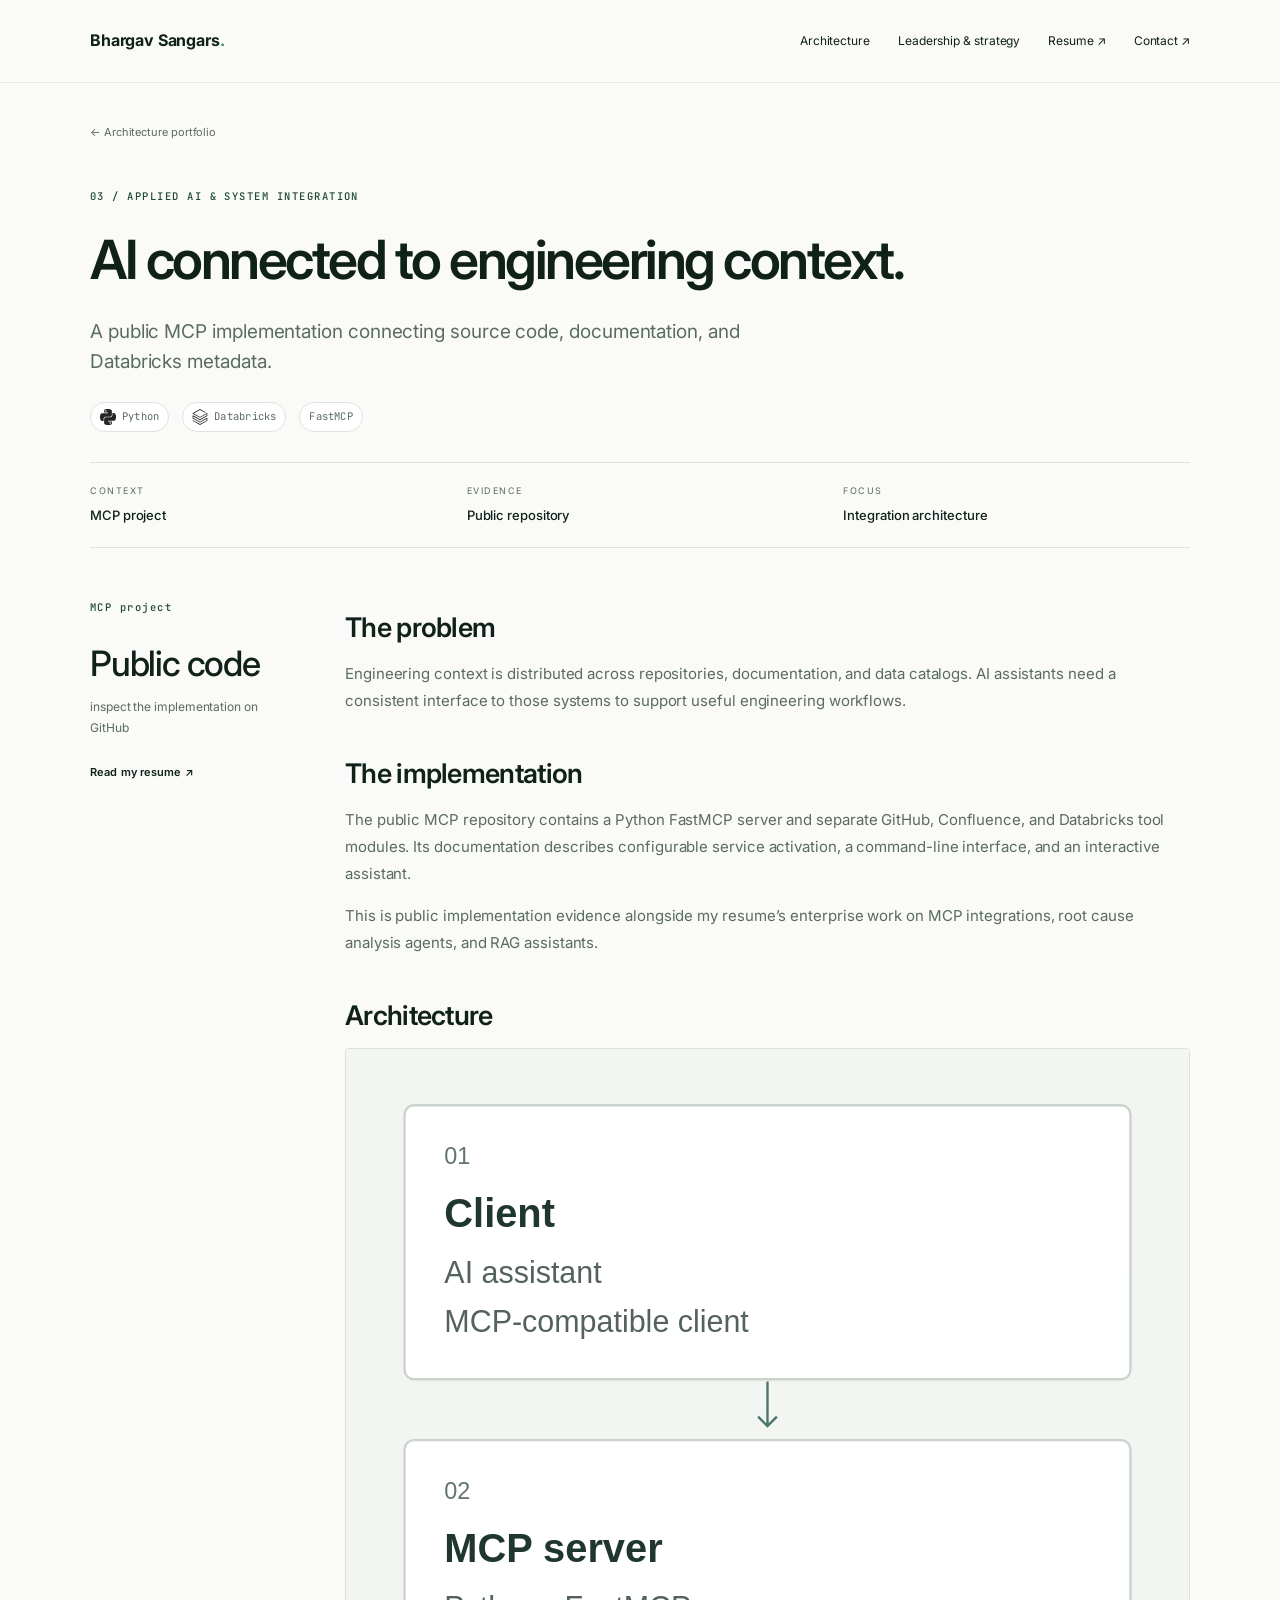
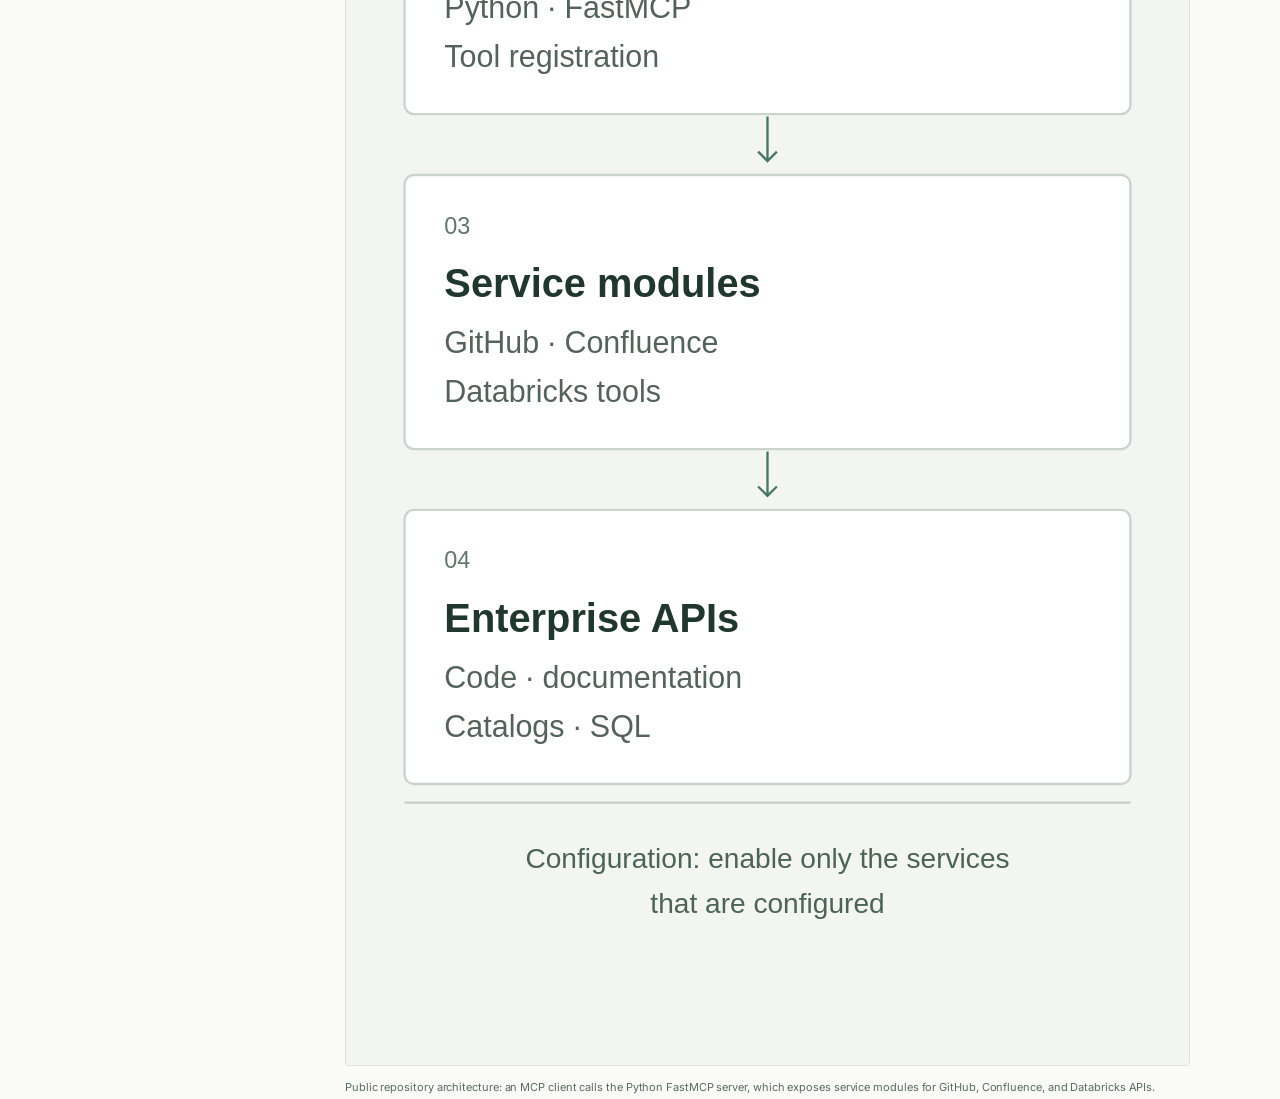
<file: mcp-platform.html>
<!doctype html>
<html lang="en"><head><meta charset="utf-8"><meta name="viewport" content="width=device-width,initial-scale=1"><title>AI connected to engineering context | Bhargav Sangars</title><meta name="description" content="A public MCP implementation connecting source code, documentation, and Databricks metadata."><link rel="canonical" href="https://bsangars.github.io/mcp-platform.html"><meta name="theme-color" content="#fafaf8"><meta property="og:title" content="AI connected to engineering context | Bhargav Sangars"><meta property="og:description" content="A public MCP implementation connecting source code, documentation, and Databricks metadata."><meta property="og:type" content="website"><meta property="og:url" content="https://bsangars.github.io/mcp-platform.html"><meta property="og:image" content="https://bsangars.github.io/social-preview.png"><meta property="og:image:width" content="1200"><meta property="og:image:height" content="630"><meta property="og:image:alt" content="Bhargav Sangars. Lead Data Engineer. Scale the platform. Enable the team."><meta name="twitter:card" content="summary_large_image"><link rel="icon" href="favicon.svg" type="image/svg+xml"><link rel="preconnect" href="https://fonts.googleapis.com"><link rel="preconnect" href="https://fonts.gstatic.com" crossorigin><link rel="stylesheet" href="https://fonts.googleapis.com/css2?family=Inter:wght@300;400;500;600;700&family=JetBrains+Mono:wght@400;500;600&display=swap"><link rel="stylesheet" href="styles.css"><script type="application/ld+json">{"@context": "https://schema.org", "@type": "Person", "name": "Bhargav Sangars", "jobTitle": "Lead Data Engineer", "telephone":"+1-937-838-9495", "url": "https://bsangars.github.io/", "sameAs": ["https://github.com/bsangars"], "worksFor": {"@type": "Organization", "name": "Nike"}}</script></head><body><a class="skip-link" href="#main">Skip to content</a><header><div class="container nav"><a class="brand" href="index.html">Bhargav Sangars<span aria-hidden="true">.</span></a><button class="menu-toggle" aria-expanded="false" aria-controls="navigation" type="button">Menu <span aria-hidden="true">+</span></button><nav id="navigation" aria-label="Main navigation"><a href="index.html#architecture">Architecture</a><a href="leadership.html">Leadership & strategy</a><a href="Bhargav-Sangars-Resume.docx" download>Resume ↗</a><a href="#contact">Contact ↗</a></nav></div></header><main id="main"><section class="container page-intro case-intro"><a class="back-link" href="index.html#architecture">← Architecture portfolio</a><span class="eyebrow">03 / APPLIED AI & SYSTEM INTEGRATION</span><h1>AI connected to engineering context.</h1><p class="intro-lead">A public MCP implementation connecting source code, documentation, and Databricks metadata.</p><ul class="tech-stack" aria-label="Technology stack"><li><img src="assets/icons/python.svg" width="18" height="18" alt="">Python</li><li><img src="assets/icons/databricks.svg" width="18" height="18" alt="">Databricks</li><li>FastMCP</li></ul><div class="case-facts"><div><span>CONTEXT</span><strong>MCP project</strong></div><div><span>EVIDENCE</span><strong>Public repository</strong></div><div><span>FOCUS</span><strong>Integration architecture</strong></div></div></section><div class="container case-layout"><aside class="case-summary"><span class="eyebrow">MCP project</span><strong>Public code</strong><p>inspect the implementation on GitHub</p><a class="text-link" href="Bhargav-Sangars-Resume.docx" download>Read my resume ↗</a></aside><div class="case-body"><section class="case-section"><h2>The problem</h2><p>Engineering context is distributed across repositories, documentation, and data catalogs. AI assistants need a consistent interface to those systems to support useful engineering workflows.</p></section><section class="case-section"><h2>The implementation</h2><p>The public MCP repository contains a Python FastMCP server and separate GitHub, Confluence, and Databricks tool modules. Its documentation describes configurable service activation, a command-line interface, and an interactive assistant.</p><p>This is public implementation evidence alongside my resume’s enterprise work on MCP integrations, root cause analysis agents, and RAG assistants.</p></section><section class="case-section"><h2>Architecture</h2><figure class="architecture-figure"><div class="diagram-scroll" tabindex="0" role="region" aria-label="MCP engineering integrations diagram"><picture><source media="(max-width: 520px)" srcset="assets/mcp-platform-mobile.svg"><img src="assets/mcp-platform.svg" width="960" height="290" alt="Public repository architecture: an MCP client calls the Python FastMCP server, which exposes service modules for GitHub, Confluence, and Databricks APIs."></picture></div><figcaption>Public repository architecture: an MCP client calls the Python FastMCP server, which exposes service modules for GitHub, Confluence, and Databricks APIs.</figcaption></figure></section><section class="case-section"><h2>Engineering decisions</h2><dl class="decisions"><div><dt>Modular integrations</dt><dd>Service-specific modules separate repository operations, document retrieval, and Databricks access. Review the modules directly in the source links below.</dd></div><div><dt>Configuration at the boundary</dt><dd>The documented setup activates configured services. This makes individual integrations usable without configuring the entire ecosystem.</dd></div><div><dt>Read and write capabilities</dt><dd>The documented tools include repository management and SQL execution. A production deployment should explicitly scope credentials and approval boundaries to its intended operations.</dd></div><div><dt>Measure before making scale claims</dt><dd>The public repository demonstrates integration design. It does not establish enterprise throughput or latency; no such benchmarks are claimed here.</dd></div></dl></section><section class="model"><h3>A model for tool execution traces</h3><p class="fine-print">Illustrative data model · designed for this portfolio, not an internal schema.</p><div class="entity-grid"><div class="entity"><h4>tool_definition</h4><ul><li><code>PK tool_name</code></li><li><code>service_name</code></li><li><code>input_schema_version</code></li></ul></div><div class="entity"><h4>tool_call</h4><ul><li><code>PK call_id</code></li><li><code>FK tool_name</code></li><li><code>started_at · status</code></li><li><code>duration_ms</code></li></ul></div><div class="entity"><h4>result_reference</h4><ul><li><code>PK result_id</code></li><li><code>FK call_id</code></li><li><code>source_uri</code></li><li><code>retrieved_at</code></li></ul></div></div><p class="model-caption">An illustrative observability extension: a tool definition has many calls, and a call can return multiple source references. This trace store is a proposed design, not a feature claimed for the public repository.</p></section><section class="case-section"><h2>Inspect the work</h2><div class="source-links"><a href="https://github.com/bsangars/mcp">Repository & setup ↗</a><a href="https://github.com/bsangars/mcp/blob/main/mpo_mcp/server.py">MCP server ↗</a><a href="https://github.com/bsangars/mcp/tree/main/mpo_mcp">Service modules ↗</a></div><p>Use the source to inspect the integration boundaries, tool registration, and configuration approach.</p></section><nav class="case-nav" aria-label="Other case studies"><a href="index.html#architecture">← All architecture</a><a href="leadership.html">Leadership & strategy ↗</a></nav></div></div><section class="contact section" id="contact"><div class="container contact-grid"><div><span class="eyebrow">CONTACT</span><h2>Let’s build what’s next.</h2><p>Lead data engineering, forward-deployed engineering,<br>and software engineering for data and AI platforms.</p></div><div class="contact-links"><a class="email" href="mailto:sangars.bhargav@gmail.com">sangars.bhargav@gmail.com <span aria-hidden="true">↗</span></a><div><a href="https://github.com/bsangars">GitHub ↗</a><a href="https://datavertex.onrender.com/">DataVertex ↗</a><!-- LinkedIn link added once the profile URL is supplied. --><a href="Bhargav-Sangars-Resume.docx" download>Download resume ↗</a></div></div></div></section><footer><div class="container"><span>© <span id="year">2026</span> Bhargav Sangars</span><span>Portland, Oregon</span></div></footer></main><script src="script.js" defer></script></body></html>
</file>
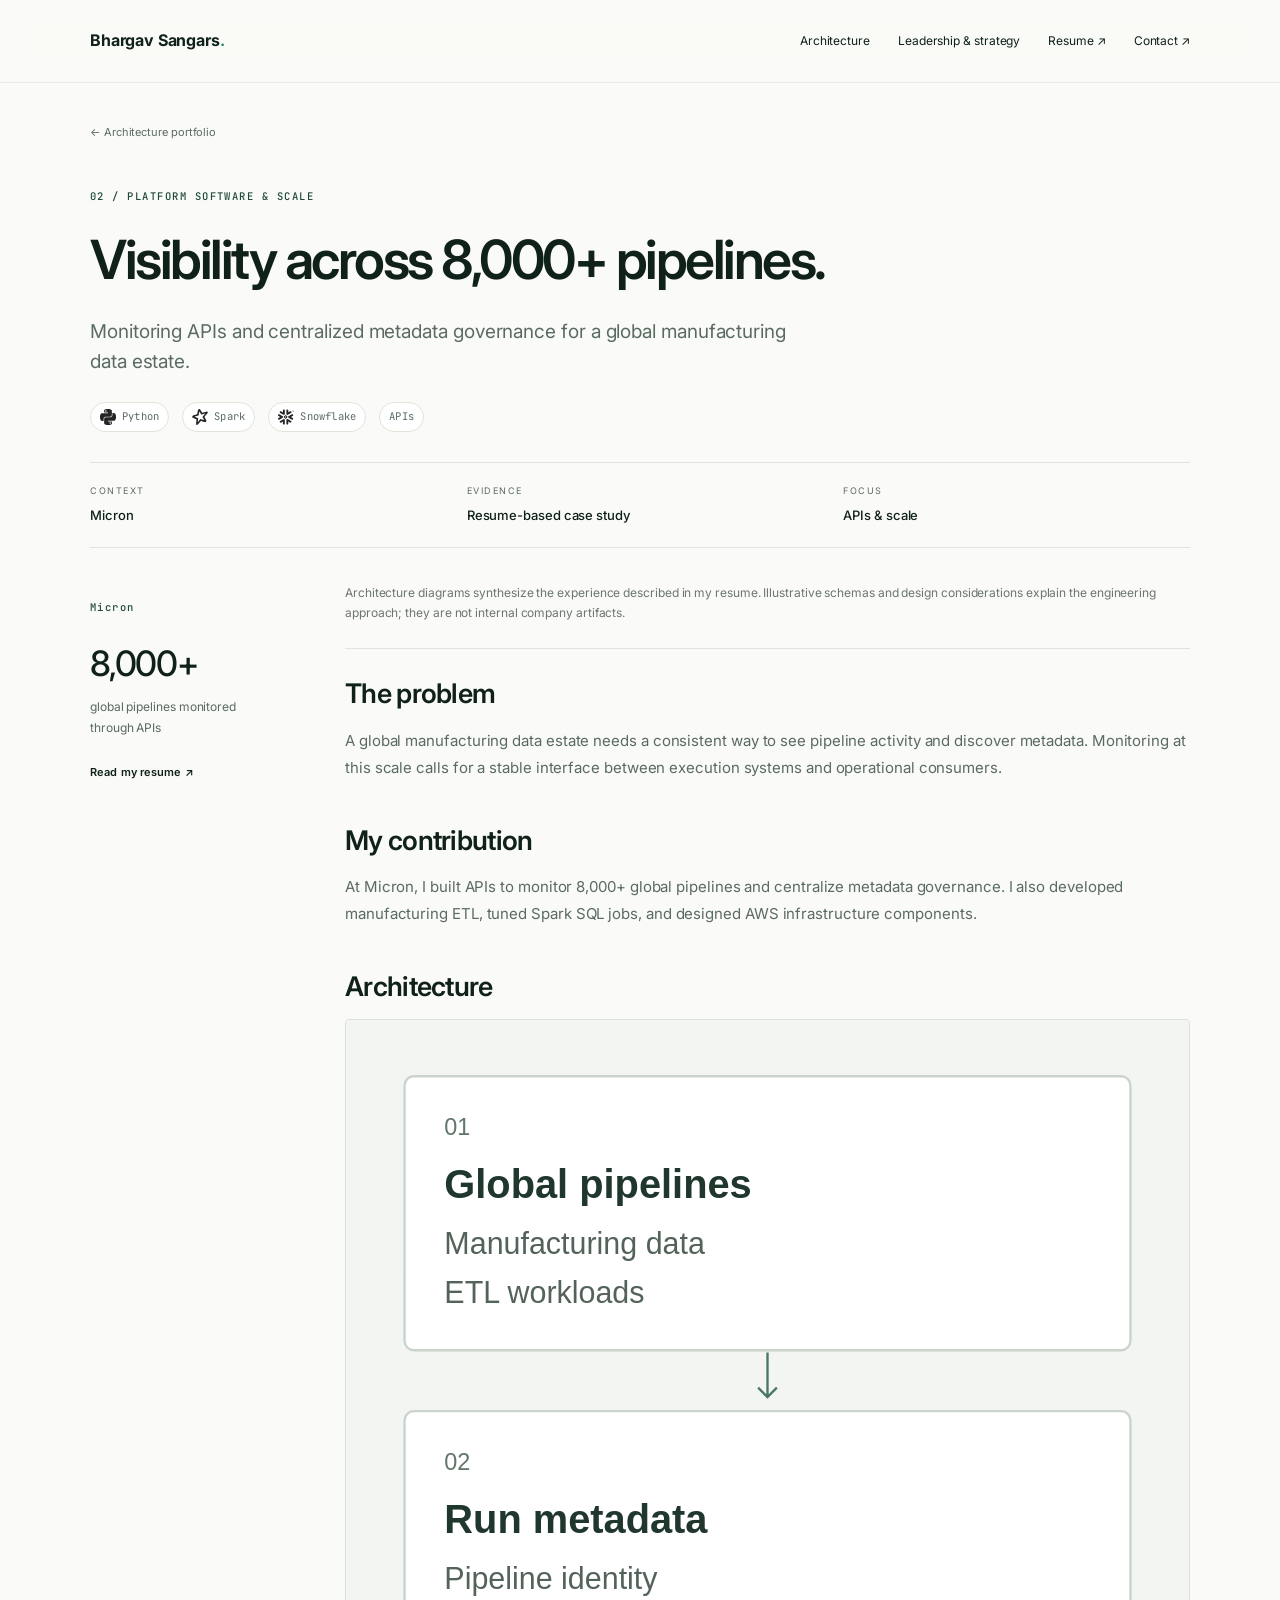
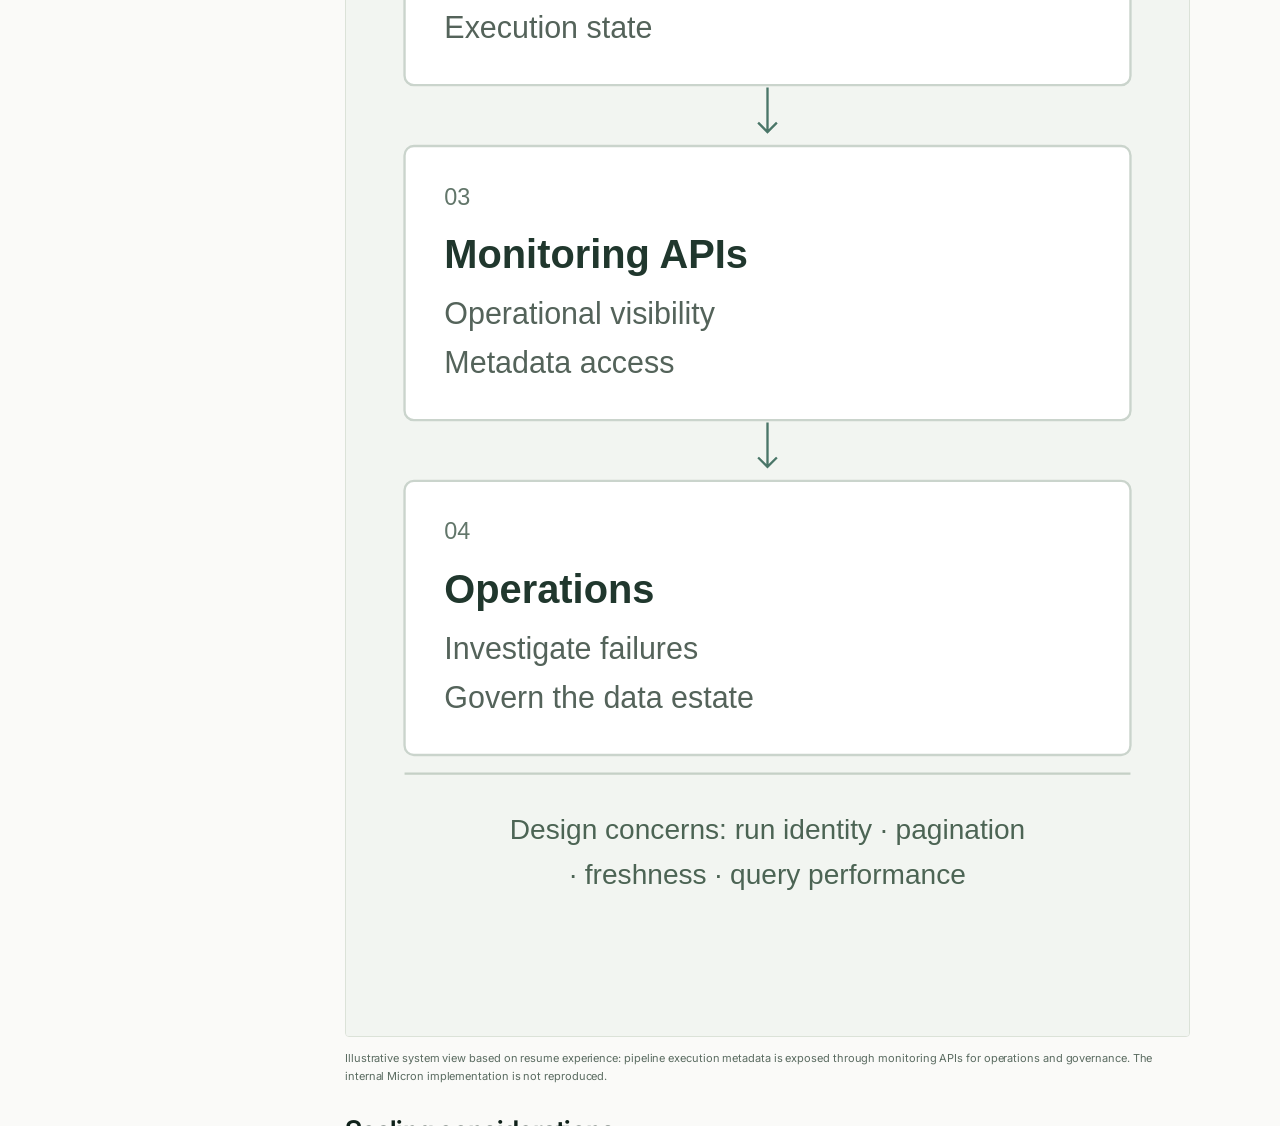
<file: pipeline-observability.html>
<!doctype html>
<html lang="en"><head><meta charset="utf-8"><meta name="viewport" content="width=device-width,initial-scale=1"><title>Visibility across 8,000+ pipelines | Bhargav Sangars</title><meta name="description" content="Monitoring APIs and centralized metadata governance for a global manufacturing data estate."><link rel="canonical" href="https://bsangars.github.io/pipeline-observability.html"><meta name="theme-color" content="#fafaf8"><meta property="og:title" content="Visibility across 8,000+ pipelines | Bhargav Sangars"><meta property="og:description" content="Monitoring APIs and centralized metadata governance for a global manufacturing data estate."><meta property="og:type" content="website"><meta property="og:url" content="https://bsangars.github.io/pipeline-observability.html"><meta property="og:image" content="https://bsangars.github.io/social-preview.png"><meta property="og:image:width" content="1200"><meta property="og:image:height" content="630"><meta property="og:image:alt" content="Bhargav Sangars. Lead Data Engineer. Scale the platform. Enable the team."><meta name="twitter:card" content="summary_large_image"><link rel="icon" href="favicon.svg" type="image/svg+xml"><link rel="preconnect" href="https://fonts.googleapis.com"><link rel="preconnect" href="https://fonts.gstatic.com" crossorigin><link rel="stylesheet" href="https://fonts.googleapis.com/css2?family=Inter:wght@300;400;500;600;700&family=JetBrains+Mono:wght@400;500;600&display=swap"><link rel="stylesheet" href="styles.css"><script type="application/ld+json">{"@context": "https://schema.org", "@type": "Person", "name": "Bhargav Sangars", "jobTitle": "Lead Data Engineer", "telephone":"+1-937-838-9495", "url": "https://bsangars.github.io/", "sameAs": ["https://github.com/bsangars"], "worksFor": {"@type": "Organization", "name": "Nike"}}</script></head><body><a class="skip-link" href="#main">Skip to content</a><header><div class="container nav"><a class="brand" href="index.html">Bhargav Sangars<span aria-hidden="true">.</span></a><button class="menu-toggle" aria-expanded="false" aria-controls="navigation" type="button">Menu <span aria-hidden="true">+</span></button><nav id="navigation" aria-label="Main navigation"><a href="index.html#architecture">Architecture</a><a href="leadership.html">Leadership & strategy</a><a href="Bhargav-Sangars-Resume.docx" download>Resume ↗</a><a href="#contact">Contact ↗</a></nav></div></header><main id="main"><section class="container page-intro case-intro"><a class="back-link" href="index.html#architecture">← Architecture portfolio</a><span class="eyebrow">02 / PLATFORM SOFTWARE & SCALE</span><h1>Visibility across 8,000+ pipelines.</h1><p class="intro-lead">Monitoring APIs and centralized metadata governance for a global manufacturing data estate.</p><ul class="tech-stack" aria-label="Technology stack"><li><img src="assets/icons/python.svg" width="18" height="18" alt="">Python</li><li><img src="assets/icons/apachespark.svg" width="18" height="18" alt="">Spark</li><li><img src="assets/icons/snowflake.svg" width="18" height="18" alt="">Snowflake</li><li>APIs</li></ul><div class="case-facts"><div><span>CONTEXT</span><strong>Micron</strong></div><div><span>EVIDENCE</span><strong>Resume-based case study</strong></div><div><span>FOCUS</span><strong>APIs & scale</strong></div></div></section><div class="container case-layout"><aside class="case-summary"><span class="eyebrow">Micron</span><strong>8,000+</strong><p>global pipelines monitored through APIs</p><a class="text-link" href="Bhargav-Sangars-Resume.docx" download>Read my resume ↗</a></aside><div class="case-body"><p class="editorial-note">Architecture diagrams synthesize the experience described in my resume. Illustrative schemas and design considerations explain the engineering approach; they are not internal company artifacts.</p><section class="case-section"><h2>The problem</h2><p>A global manufacturing data estate needs a consistent way to see pipeline activity and discover metadata. Monitoring at this scale calls for a stable interface between execution systems and operational consumers.</p></section><section class="case-section"><h2>My contribution</h2><p>At Micron, I built APIs to monitor 8,000+ global pipelines and centralize metadata governance. I also developed manufacturing ETL, tuned Spark SQL jobs, and designed AWS infrastructure components.</p></section><section class="case-section"><h2>Architecture</h2><figure class="architecture-figure"><div class="diagram-scroll" tabindex="0" role="region" aria-label="Pipeline monitoring and metadata diagram"><picture><source media="(max-width: 520px)" srcset="assets/pipeline-observability-mobile.svg"><img src="assets/pipeline-observability.svg" width="960" height="290" alt="Illustrative system view based on resume experience: pipeline execution metadata is exposed through monitoring APIs for operations and governance. The internal Micron implementation is not reproduced."></picture></div><figcaption>Illustrative system view based on resume experience: pipeline execution metadata is exposed through monitoring APIs for operations and governance. The internal Micron implementation is not reproduced.</figcaption></figure></section><section class="case-section"><h2>Scaling considerations</h2><dl class="decisions"><div><dt>Identity before aggregation</dt><dd>Use distinct pipeline and run identifiers so retries and repeated executions remain distinguishable. The illustrative model below captures that separation.</dd></div><div><dt>Bound the read path</dt><dd>For a monitoring API, time filters and pagination keep requests proportional to the question being asked. These are design considerations, not claims about the internal implementation.</dd></div><div><dt>History versus current status</dt><dd>A current-state view helps operations scan the estate; event history helps engineers investigate. Retention and access patterns should shape how each is stored.</dd></div><div><dt>Scale with evidence</dt><dd>The documented scale is 8,000+ monitored pipelines. Request throughput, latency targets, storage volumes, and deployment topology are not asserted here.</dd></div></dl></section><section class="model"><h3>A model for pipeline observability</h3><p class="fine-print">Illustrative data model · designed for this portfolio, not an internal schema.</p><div class="entity-grid"><div class="entity"><h4>pipeline</h4><ul><li><code>PK pipeline_id</code></li><li><code>pipeline_name</code></li><li><code>owning_team</code></li></ul></div><div class="entity"><h4>pipeline_run</h4><ul><li><code>PK run_id</code></li><li><code>FK pipeline_id</code></li><li><code>started_at · ended_at</code></li><li><code>status</code></li></ul></div><div class="entity"><h4>run_event</h4><ul><li><code>PK event_id</code></li><li><code>FK run_id</code></li><li><code>observed_at</code></li><li><code>event_type</code></li></ul></div></div><p class="model-caption">One pipeline has many runs; one run has many events. Separating definitions, runs, and events preserves execution history without overwriting a pipeline’s identity.</p></section><section class="case-section"><h2>Outcome</h2><p class="outcome"><strong>8,000+</strong> global pipelines monitored through APIs.</p><p>The work connects backend software engineering with production data operations and metadata governance.</p></section><nav class="case-nav" aria-label="Other case studies"><a href="index.html#architecture">← All architecture</a><a href="leadership.html">Leadership & strategy ↗</a></nav></div></div><section class="contact section" id="contact"><div class="container contact-grid"><div><span class="eyebrow">CONTACT</span><h2>Let’s build what’s next.</h2><p>Lead data engineering, forward-deployed engineering,<br>and software engineering for data and AI platforms.</p></div><div class="contact-links"><a class="email" href="mailto:sangars.bhargav@gmail.com">sangars.bhargav@gmail.com <span aria-hidden="true">↗</span></a><div><a href="https://github.com/bsangars">GitHub ↗</a><a href="https://datavertex.onrender.com/">DataVertex ↗</a><!-- LinkedIn link added once the profile URL is supplied. --><a href="Bhargav-Sangars-Resume.docx" download>Download resume ↗</a></div></div></div></section><footer><div class="container"><span>© <span id="year">2026</span> Bhargav Sangars</span><span>Portland, Oregon</span></div></footer></main><script src="script.js" defer></script></body></html>
</file>
<file: styles.css>
:root{--bg:#fafaf8;--white:#fff;--ink:#202d27;--muted:#647067;--accent:#32604c;--line:#dfe4de;--wash:#eff3ed;--max:1100px}*{box-sizing:border-box}html{scroll-behavior:smooth;scroll-padding-top:105px}body{margin:0;background:var(--bg);font:15px/1.7 Arial,Helvetica,sans-serif;color:var(--ink);-webkit-font-smoothing:antialiased}a{color:inherit;text-decoration:none}a:hover{text-decoration:underline;text-underline-offset:5px}a:focus-visible,button:focus-visible,[tabindex]:focus-visible{outline:3px solid #6b9277;outline-offset:5px}::selection{background:#dcead6}button{font:inherit}.container{width:min(calc(100% - 96px),var(--max));margin:auto}header{position:sticky;top:0;z-index:20;background:rgba(250,250,248,.97);border-bottom:1px solid var(--line)}.nav{height:82px;display:flex;align-items:center;justify-content:space-between;gap:25px}.brand{font-size:16px;letter-spacing:-.5px;font-weight:700;white-space:nowrap}.brand>span{color:var(--accent)}nav{display:flex;align-items:center;gap:28px;font-size:12px}nav a[aria-current=page]{color:var(--accent);text-decoration:underline;text-underline-offset:5px}.menu-toggle{display:none}.skip-link{position:fixed;top:-100px;left:20px;padding:12px 20px;background:var(--ink);color:#fff;z-index:30}.skip-link:focus{top:10px}h1,h2,h3,h4,p{margin-top:0}h1,h2,h3{font-weight:500;line-height:1.12}h1{font-size:clamp(46px,5.5vw,72px);letter-spacing:-3.5px;margin:20px 0 25px}h2{font-size:35px;letter-spacing:-1.3px;margin:13px 0 20px}h3{font-size:27px;letter-spacing:-.8px}p{color:var(--muted)}.eyebrow{display:block;font-size:10px;line-height:1.5;letter-spacing:1.6px;font-weight:700;color:var(--accent)}.accent{color:var(--accent)}.hero{display:grid;grid-template-columns:1fr 270px;gap:100px;align-items:center;padding-block:68px 62px}.value-proposition{font-size:19px;line-height:1.6;max-width:630px;margin-bottom:21px;color:#45564b}.hero-specialties{font-size:11px;margin-bottom:27px}.hero-specialties span{padding-inline:7px;color:#83937f}.actions{display:flex;align-items:center;flex-wrap:wrap;gap:26px}.button{display:inline-flex;align-items:center;justify-content:space-between;gap:25px;min-height:46px;padding:10px 18px;border-radius:3px;background:var(--accent);color:#fff;font-size:12px;font-weight:700}.button:hover{background:#254d3b;text-decoration:none}.text-link{display:inline-flex;align-items:center;gap:12px;font-size:12px;font-weight:700}.file-label{font-size:9px;letter-spacing:.5px;color:var(--muted)}.profile{padding:0 0 0 18px}.portrait-fallback{height:225px;width:225px;display:grid;place-items:center;background:#e8eee5;border-radius:4px;color:#52674e;position:relative;overflow:hidden}.portrait-fallback:after{content:'';position:absolute;inset:15px;border:1px solid #c2d1bc;border-radius:50%}.portrait-fallback span{font-family:Georgia,serif;font-size:68px;font-weight:400}.profile-photo{width:225px;height:225px;object-fit:cover;object-position:center;border-radius:4px;display:block}.profile-caption{display:flex;flex-direction:column;padding-top:17px;font-size:11px;color:var(--muted)}.profile-caption strong{font-size:14px;font-weight:600;color:var(--ink);margin-bottom:2px}.profile>.text-link{margin-top:13px;font-size:11px}.impact{display:grid;grid-template-columns:1fr 1.12fr 1fr;border-block:1px solid var(--line);gap:30px;padding-block:26px}.impact>div{display:flex;flex-direction:column;gap:5px}.impact strong{font-size:32px;letter-spacing:-1.1px;font-weight:500;line-height:1.3}.impact>div>span{font-size:12px}.impact small{display:block;color:var(--muted);font-size:10px}.section{padding-block:66px}.section-heading{margin-bottom:32px}.section-heading h2{margin-bottom:12px}.section-heading>p{font-size:14px;max-width:580px}.project-row{display:grid;grid-template-columns:1.15fr 1fr;gap:60px;align-items:center;border-top:1px solid var(--line);padding:34px 0}.project-row:last-child{border-bottom:1px solid var(--line)}.project-copy h3{margin:16px 0 14px}.project-copy>p{font-size:14px;max-width:520px}.project-copy .text-link{margin-top:4px}.tech-stack{padding:0;list-style:none;display:flex;flex-wrap:wrap;gap:13px;margin:20px 0;color:var(--muted)}.tech-stack li{display:flex;align-items:center;gap:6px;font-size:10px}.tech-stack img{width:16px;height:16px;opacity:.7}.project-proof{background:var(--wash);border:1px solid #e0e7dc;border-radius:4px;padding:27px 22px 20px;min-width:0}.mini-flow{display:flex;align-items:center;justify-content:space-between;gap:6px;margin:6px 0 28px}.mini-flow>span{font-size:9px;background:#fff;border:1px solid #ccd8c7;border-radius:2px;text-align:center;padding:9px 6px;flex:1;line-height:1.4;min-height:43px;display:flex;align-items:center;justify-content:center}.mini-flow b{font-size:13px;font-weight:400;color:#728367}.project-metric{display:flex;flex-direction:column;gap:5px}.project-metric strong{font-weight:500;font-size:32px;line-height:1.2;letter-spacing:-1px}.project-metric>span{font-size:11px;color:#54624f}.proof-origin{font-size:9px;display:block;border-top:1px solid #d3ddcd;padding-top:11px;margin-top:18px;color:#62715d}.leadership-teaser{background:var(--wash);border-block:1px solid var(--line);padding-block:48px}.teaser-grid{display:grid;grid-template-columns:1fr 1.1fr;gap:80px;align-items:center}.teaser-grid h2{margin-bottom:0}.teaser-grid p{font-size:16px;margin-bottom:20px}.experience{display:grid;grid-template-columns:1fr 1.1fr;gap:80px}.experience p{font-size:13px}.experience ol{list-style:none;padding:0;margin:0}.experience li{display:flex;justify-content:space-between;gap:20px;align-items:center;padding:17px 0;border-bottom:1px solid var(--line)}.experience li:first-child{padding-top:0}.experience li div{display:flex;flex-direction:column}.experience li strong{font-size:15px;font-weight:500}.experience li span{font-size:11px;color:var(--muted)}.experience time{font-size:10px;color:var(--muted);white-space:nowrap}.contact{border-top:1px solid var(--line)}.contact-grid{display:grid;grid-template-columns:1.1fr 1fr;gap:55px;align-items:center}.contact h2{font-size:31px}.contact p{font-size:13px;margin-bottom:0}.contact-links .email{font-size:17px;display:flex;align-items:center;justify-content:space-between;gap:10px;border-bottom:1px solid #b8c7b5;padding-bottom:14px;overflow-wrap:anywhere}.contact-links>div{display:flex;flex-wrap:wrap;gap:24px;margin-top:17px;font-size:11px}footer>.container{border-top:1px solid var(--line);display:flex;justify-content:space-between;gap:20px;padding-block:20px;font-size:10px;color:var(--muted)}.page-intro{padding-block:40px 35px}.back-link{display:block;font-size:11px;color:var(--muted);margin-bottom:40px}.page-intro h1{max-width:900px;font-size:59px;letter-spacing:-2.5px}.intro-lead{font-size:19px;line-height:1.6;max-width:710px;margin-bottom:15px}.leadership-content{max-width:900px;padding-bottom:60px}.leadership-row{display:grid;grid-template-columns:70px 1fr;gap:25px;padding:32px 0;border-top:1px solid var(--line)}.row-number{font:13px/2 monospace;color:var(--accent);padding-top:7px}.leadership-row h2{font-size:29px;margin-top:0}.leadership-row p,.leadership-row li{font-size:15px;color:var(--muted)}.leadership-row ul{padding-left:18px;margin-bottom:0}.leadership-row li+li{margin-top:8px}.leadership-row .text-link{margin-top:20px}.education{margin:35px 0 0 95px;padding-top:25px;border-top:1px solid var(--line)}.education h2{font-size:24px}.education p{font-size:13px}.case-intro h1{font-size:54px;max-width:850px}.case-intro .tech-stack{margin-top:25px}.case-facts{display:grid;grid-template-columns:repeat(3,1fr);gap:30px;border-block:1px solid var(--line);padding-block:20px;margin-top:30px}.case-facts>div{display:flex;flex-direction:column;gap:6px}.case-facts span{font-size:9px;letter-spacing:1.5px;color:var(--muted)}.case-facts strong{font-size:13px;font-weight:500}.case-layout{display:grid;grid-template-columns:200px minmax(0,1fr);gap:55px;padding-bottom:60px;align-items:start}.case-summary{position:sticky;top:125px;padding-top:10px}.case-summary>strong{display:block;font-size:35px;font-weight:500;letter-spacing:-1.2px;margin-top:15px}.case-summary p{font-size:12px;max-width:180px;margin:4px 0 20px}.case-summary .text-link{font-size:11px}.editorial-note{font-size:12px;padding:0 0 25px;border-bottom:1px solid var(--line);margin-bottom:0;color:#6c776d}.case-section{padding:30px 0 0}.case-section h2{font-size:27px;margin:0 0 17px;letter-spacing:-.7px}.case-section p{font-size:15px;line-height:1.8}.architecture-figure{margin:0}.diagram-scroll{width:100%;overflow:auto;border:1px solid #dbe2d8;border-radius:4px}.diagram-scroll img{display:block;width:100%;height:auto;min-width:650px}.architecture-figure figcaption{font-size:11px;color:var(--muted);margin-top:12px;line-height:1.7}.decisions{margin:0}.decisions>div{display:grid;grid-template-columns:180px minmax(0,1fr);gap:20px;padding:16px 0;border-top:1px solid var(--line)}.decisions dt{font-size:13px;font-weight:700}.decisions dd{font-size:13px;color:var(--muted);margin:0}.model{padding-top:30px}.model>h3{font-size:26px;letter-spacing:-.6px;margin:0 0 10px}.fine-print{font-size:11px}.entity-grid{display:grid;grid-template-columns:repeat(3,minmax(0,1fr));gap:12px}.entity{border:1px solid #cbd6c7;border-radius:3px;overflow:hidden;background:#fff}.entity h4{padding:11px 12px;font:600 12px/1.5 monospace;margin:0;background:#edf3e9;border-bottom:1px solid #cbd6c7;overflow-wrap:anywhere}.entity ul{list-style:none;padding:8px 12px;margin:0}.entity li{font-size:10px;padding:3px 0;overflow-wrap:anywhere}.entity code{font-family:monospace}.model-caption{font-size:12px;margin-top:12px}.outcome{display:flex;align-items:center;gap:22px}.outcome strong{font-size:35px;color:var(--ink);font-weight:500;letter-spacing:-1px;white-space:nowrap}.source-links{display:flex;flex-wrap:wrap;gap:15px;font-size:12px;margin-bottom:20px;color:var(--accent)}.case-nav{display:flex;justify-content:space-between;flex-wrap:wrap;gap:20px;padding-top:30px;margin-top:30px;border-top:1px solid var(--line);font-size:11px}
@media(max-width:1000px){.container{width:calc(100% - 60px)}.hero{gap:55px;grid-template-columns:1fr 240px}.profile{padding-left:0}.project-row{gap:30px}.mini-flow{gap:4px}.mini-flow>span{font-size:8px;padding-inline:4px}.teaser-grid,.experience{gap:40px}.case-layout{grid-template-columns:150px minmax(0,1fr);gap:30px}.case-summary>strong{font-size:29px}.decisions>div{grid-template-columns:155px minmax(0,1fr)}.contact-grid{gap:30px}.contact-links .email{font-size:15px}}
@media(max-width:760px){.container{width:calc(100% - 40px)}.nav{min-height:70px;height:auto;padding-block:18px;flex-wrap:wrap;gap:10px}.brand{font-size:14px}nav{font-size:10px;gap:15px}.js .menu-toggle{display:flex;gap:17px;align-items:center;border:1px solid #b9c9b6;border-radius:3px;background:transparent;padding:6px 10px;font-size:11px;color:var(--ink)}.js #navigation{display:none;position:absolute;top:70px;left:0;right:0;background:var(--bg);border-bottom:1px solid var(--line);padding:12px 20px;flex-direction:column;align-items:stretch;gap:0;font-size:14px}.js #navigation.open{display:flex}.js #navigation a{padding:12px 0}.hero{grid-template-columns:1fr 150px;gap:30px;padding-block:43px}.portrait-fallback,.profile-photo{width:145px;height:155px}.portrait-fallback span{font-size:48px}.portrait-fallback:after{inset:12px}.profile-caption strong{font-size:12px}.profile-caption{font-size:9px}.profile>.text-link{font-size:10px}h1{font-size:49px;letter-spacing:-2px}.value-proposition{font-size:16px}.hero-specialties{font-size:10px}.hero-specialties span{padding-inline:3px}.actions{gap:18px}.button{font-size:11px;padding:10px 14px}.actions>.text-link{font-size:11px}.impact{gap:20px}.impact strong{font-size:27px}.impact>div>span{font-size:10px}.impact small{font-size:9px}.section{padding-block:48px}h2{font-size:30px}.project-row{grid-template-columns:1fr;gap:22px;padding-block:28px}.project-copy h3{font-size:26px}.project-proof{padding:22px;max-width:none}.mini-flow{gap:9px}.mini-flow>span{font-size:10px;min-height:42px}.project-metric{flex-direction:row;align-items:center;gap:18px}.project-metric strong{font-size:28px;white-space:nowrap}.project-metric>span{font-size:11px;max-width:190px}.teaser-grid,.experience,.contact-grid{grid-template-columns:1fr;gap:24px}.teaser-grid p{font-size:15px}.experience h2 br{display:none}.experience p br{display:none}.contact-links{max-width:450px}.contact-links .email{font-size:16px}.contact h2{font-size:30px}.page-intro{padding-top:28px}.back-link{margin-bottom:30px}.page-intro h1,.case-intro h1{font-size:43px;letter-spacing:-1.7px}.intro-lead{font-size:17px}.leadership-row{grid-template-columns:30px 1fr;gap:15px;padding-block:27px}.leadership-row h2{font-size:25px}.leadership-row p,.leadership-row li{font-size:14px}.education{margin-left:45px}.education h2{font-size:23px}.case-layout{grid-template-columns:1fr;gap:25px}.case-summary{position:static;border-bottom:1px solid var(--line);padding:0 0 22px;display:grid;grid-template-columns:1fr 1fr;gap:3px 20px;align-items:center}.case-summary .eyebrow{grid-column:1/-1}.case-summary>strong{margin-top:6px;font-size:30px}.case-summary p{margin:0;max-width:none}.case-summary .text-link{grid-column:1/-1;margin-top:10px}.case-facts{gap:15px;padding-block:16px}.case-facts strong{font-size:11px}.case-facts span{font-size:8px;letter-spacing:1px}.case-section h2{font-size:25px}.case-section p{font-size:14px}.decisions>div{grid-template-columns:1fr;gap:6px}.entity-grid{gap:8px}.entity ul{padding:7px 9px}.entity h4{padding-inline:9px;font-size:11px}.entity li{font-size:9px}.outcome strong{font-size:31px}.outcome{gap:16px}.model>h3{font-size:24px}}
@media(max-width:520px){.hero{grid-template-columns:1fr;gap:30px;padding-bottom:32px}.hero h1{font-size:57px;letter-spacing:-2.8px;margin-top:18px}.value-proposition{font-size:17px}.profile{display:grid;grid-template-columns:78px 1fr;gap:0 16px;align-items:center;padding-top:22px;border-top:1px solid var(--line)}.portrait-fallback,.profile-photo{width:78px;height:82px;grid-row:1/3}.portrait-fallback span{font-size:29px}.portrait-fallback:after{inset:6px}.profile-caption{padding-top:0;font-size:10px}.profile-caption strong{font-size:13px}.profile>.text-link{margin-top:4px}.impact{grid-template-columns:1fr;gap:17px;padding-block:23px}.impact>div{display:grid;grid-template-columns:100px 1fr;gap:15px;align-items:center}.impact strong{font-size:27px}.impact>div>span{font-size:11px}.impact small{font-size:9px}.mini-flow{gap:5px}.mini-flow>span{font-size:8px;padding:8px 4px}.project-metric strong{font-size:25px}.project-metric{gap:14px}.project-metric>span{font-size:10px}.project-proof{padding:18px}.case-facts{grid-template-columns:1fr;gap:13px}.case-facts>div{flex-direction:row;justify-content:space-between;gap:15px;align-items:center}.entity-grid{grid-template-columns:1fr}.entity h4{font-size:12px}.entity li{font-size:11px}.entity ul{padding:9px 12px}.outcome{align-items:flex-start;flex-direction:column;gap:8px}.contact-links .email{font-size:15px}.contact-links>div{gap:20px}.case-nav{font-size:10px}}@media(prefers-reduced-motion:reduce){html{scroll-behavior:auto}}@media print{header,.profile,.contact,footer,.actions,.case-nav{display:none}.container{width:100%}.hero,.section{padding-block:20px}.hero,.case-layout{display:block}h1,.case-intro h1{font-size:36px}.case-summary{position:static}.project-row,.leadership-row,.case-section{break-inside:avoid}.diagram-scroll{overflow:visible}.diagram-scroll img{min-width:0}.case-layout{padding-bottom:0}}
/* Let architecture diagrams scroll within their grid track on narrow screens. */
.case-body,.case-summary{min-width:0}
.live-project{display:grid;grid-template-columns:.85fr 1.2fr;gap:50px;align-items:center;padding:44px 0 5px}.live-project h2{font-size:34px;margin:14px 0}.live-copy p{font-size:14px;max-width:440px}.live-tags{font-size:10px;color:var(--muted);margin:0 0 20px}.live-copy .button{font-size:11px}.live-dot{display:inline-block;width:6px;height:6px;background:var(--accent);border-radius:50%;margin-right:8px}.live-screenshot{display:block;border:1px solid #d0d9ca;border-radius:4px;overflow:hidden;line-height:0}.live-screenshot img{width:100%;height:auto;display:block}.sr-only{position:absolute;width:1px;height:1px;margin:-1px;padding:0;overflow:hidden;clip:rect(0,0,0,0);white-space:nowrap;border:0}@media(max-width:760px){.live-project{grid-template-columns:1fr;gap:25px;padding-top:35px}.live-copy p{max-width:600px}}
.live-copy .live-note{font-size:10px;margin:12px 0 0;line-height:1.6}
@media(max-width:520px){.diagram-scroll img{min-width:0;width:100%;height:auto}}

/* === Staff-engineer polish · Sep 2026 === */

:root{
  --ink:#0f2119;
  --muted:#5a6b60;
  --accent:#1f4a37;
  --accent-2:#2f8a63;
  --line:#e0e5db;
  --wash:#eff3ed;
  --card:#ffffff;
  --card-hover:#f6f9f4;
  --shadow-sm:0 1px 2px rgba(15,33,25,.04),0 2px 6px rgba(15,33,25,.04);
  --shadow-md:0 4px 14px rgba(15,33,25,.08),0 2px 4px rgba(15,33,25,.04);
  --radius:8px;
}

body{
  font-family:'Inter',-apple-system,BlinkMacSystemFont,'Segoe UI',Roboto,Helvetica,Arial,sans-serif;
  font-size:15.5px;
  line-height:1.7;
  letter-spacing:-0.005em;
}

h1,h2,h3,h4{font-family:'Inter',-apple-system,BlinkMacSystemFont,'Segoe UI',Roboto,Helvetica,Arial,sans-serif;font-weight:600}
h1{letter-spacing:-0.035em;font-weight:600}
h2{letter-spacing:-0.02em;font-weight:600}
h3{letter-spacing:-0.015em;font-weight:600}

.eyebrow{
  font-family:'JetBrains Mono','SF Mono',Menlo,monospace;
  font-size:10.5px;
  letter-spacing:0.14em;
  font-weight:500;
  display:inline-flex;
  align-items:center;
  gap:0;
}

header{
  background:rgba(250,250,248,.88);
  backdrop-filter:saturate(160%) blur(14px);
  -webkit-backdrop-filter:saturate(160%) blur(14px);
  border-bottom:1px solid rgba(224,229,219,.7);
}
.brand{font-weight:700;letter-spacing:-0.01em}
.brand>span{color:var(--accent-2)}
nav a{position:relative;transition:color .2s ease}
nav a:not([aria-current=page]):hover{text-decoration:none;color:var(--accent)}
nav a:not([aria-current=page]):hover::after{transform:scaleX(1)}
nav a::after{content:'';position:absolute;left:0;right:0;bottom:-6px;height:1px;background:var(--accent);transform:scaleX(0);transform-origin:left;transition:transform .25s ease}

.hero{padding-block:96px 78px;position:relative}
.hero::before{
  content:'';
  position:absolute;
  inset:0 -10% auto auto;
  height:520px;
  width:60%;
  background:radial-gradient(ellipse at top right,rgba(47,138,99,.09),transparent 60%);
  pointer-events:none;
  z-index:-1;
}
.hero .eyebrow{color:var(--accent-2)}
.hero-dot{
  display:inline-block;
  width:7px;height:7px;
  background:var(--accent-2);
  border-radius:50%;
  margin-right:10px;
  box-shadow:0 0 0 4px rgba(47,138,99,.15);
  animation:pulse 2.4s ease-in-out infinite;
}
@keyframes pulse{0%,100%{box-shadow:0 0 0 4px rgba(47,138,99,.15)}50%{box-shadow:0 0 0 8px rgba(47,138,99,0)}}
h1{font-size:clamp(48px,6vw,80px);margin:22px 0 26px}
.hero .accent{
  background:linear-gradient(135deg,var(--accent),var(--accent-2));
  -webkit-background-clip:text;background-clip:text;-webkit-text-fill-color:transparent;
}
.value-proposition{font-size:20px;line-height:1.55;color:#3b4a41;max-width:640px}
.hero-specialties{font-size:11.5px;color:#7a8a7d;letter-spacing:0.02em}
.hero-specialties span{color:#b5c1b3}

.button{
  border-radius:6px;
  padding:12px 22px;
  min-height:48px;
  font-size:12.5px;
  letter-spacing:0.03em;
  font-weight:600;
  background:var(--ink);
  box-shadow:var(--shadow-sm);
  transition:transform .2s ease,box-shadow .2s ease,background .2s ease;
}
.button:hover{background:var(--accent);transform:translateY(-1px);box-shadow:var(--shadow-md);text-decoration:none}
.text-link{font-weight:600;letter-spacing:0.01em;transition:color .2s ease,gap .2s ease}
.text-link:hover{color:var(--accent);text-decoration:none;gap:16px}

.profile{padding-left:22px}
.portrait-fallback{
  height:240px;width:240px;
  background:linear-gradient(160deg,#eef3e9,#dee7d8);
  border-radius:10px;
  box-shadow:var(--shadow-sm);
}
.portrait-fallback span{font-family:'Inter',serif;font-weight:300;font-size:74px;color:#3d5041}
.portrait-fallback:after{border:1px solid rgba(60,82,68,.18)}
.profile-caption strong{font-size:14.5px;font-weight:600}
.profile-caption{font-size:11.5px}

.impact{
  border-block:1px solid var(--line);
  padding-block:34px;
  gap:40px;
}
.impact strong{
  font-size:38px;
  font-weight:600;
  letter-spacing:-0.028em;
  color:var(--ink);
  background:linear-gradient(135deg,var(--ink),var(--accent-2));
  -webkit-background-clip:text;background-clip:text;-webkit-text-fill-color:transparent;
}
.impact>div>span{font-size:12.5px;color:#3d4a42;font-weight:500}
.impact small{font-size:10.5px;color:var(--muted);margin-top:2px;letter-spacing:0.01em}

.expertise{padding-block:78px 66px}
.expertise-grid{
  display:grid;
  grid-template-columns:repeat(3,1fr);
  gap:18px;
  margin-top:14px;
}
.expertise-card{
  background:var(--card);
  border:1px solid var(--line);
  border-radius:var(--radius);
  padding:28px 24px 24px;
  box-shadow:var(--shadow-sm);
  transition:transform .25s ease,box-shadow .25s ease,border-color .25s ease,background .25s ease;
  display:flex;
  flex-direction:column;
  gap:10px;
  min-height:100%;
}
.expertise-card:hover{
  transform:translateY(-3px);
  box-shadow:var(--shadow-md);
  border-color:#c9d5c2;
  background:var(--card-hover);
}
.expertise-icon{
  font-size:20px;
  color:var(--accent-2);
  line-height:1;
  margin-bottom:6px;
  font-weight:400;
}
.expertise-card h3{
  font-size:19px;
  margin:0 0 6px;
  letter-spacing:-0.01em;
  color:var(--ink);
}
.expertise-card p{
  font-size:13.5px;
  line-height:1.6;
  color:var(--muted);
  margin:0;
  flex-grow:1;
}
.expertise-tags{
  font-family:'JetBrains Mono','SF Mono',Menlo,monospace;
  font-size:10.5px;
  letter-spacing:0.02em;
  color:#7a8a7d;
  padding-top:14px;
  margin-top:6px;
  border-top:1px solid var(--line);
  display:block;
}

.section-heading h2{margin-bottom:14px}
.section-heading>p{font-size:15px;color:var(--muted);max-width:620px;line-height:1.65}

.project-row{
  border-top:1px solid var(--line);
  padding:44px 0;
  transition:background .2s ease;
}
.project-row:hover .project-proof{
  border-color:#c3d1bb;
  box-shadow:var(--shadow-md);
}
.project-copy h3 a{transition:color .2s ease}
.project-copy h3 a:hover{color:var(--accent);text-decoration:none}
.project-copy>p{font-size:15px;line-height:1.7;color:var(--muted);max-width:540px}
.project-proof{
  background:linear-gradient(180deg,#f4f8f1,#eef3ea);
  border:1px solid #dbe4d4;
  border-radius:var(--radius);
  padding:30px 26px 22px;
  transition:border-color .25s ease,box-shadow .25s ease;
}
.project-metric strong{
  background:linear-gradient(135deg,var(--ink),var(--accent-2));
  -webkit-background-clip:text;background-clip:text;-webkit-text-fill-color:transparent;
  font-size:34px;
}
.mini-flow>span{
  font-family:'JetBrains Mono','SF Mono',Menlo,monospace;
  font-size:9.5px;
  letter-spacing:0.02em;
  background:#fff;
  border:1px solid #d1dccb;
  border-radius:4px;
}

.tech-stack li{
  font-family:'JetBrains Mono','SF Mono',Menlo,monospace;
  font-size:10.5px;
  letter-spacing:0.02em;
  color:#5a6b60;
  padding:5px 9px;
  background:#fff;
  border:1px solid var(--line);
  border-radius:20px;
}
.tech-stack img{opacity:.85}

.leadership-teaser{
  background:linear-gradient(180deg,#eff3ed,#e6ede2);
  border-block:1px solid var(--line);
  padding-block:64px;
}
.teaser-grid h2{font-size:38px;letter-spacing:-0.02em;color:var(--ink)}
.teaser-grid p{font-size:16.5px;color:#3d4a42;line-height:1.65}

.experience{padding-block:72px}
.experience h2{font-size:38px;letter-spacing:-0.02em}
.experience li{padding:20px 0;border-bottom:1px solid var(--line);transition:padding-left .2s ease}
.experience li:hover{padding-left:6px}
.experience li strong{font-size:16px;font-weight:600;color:var(--ink)}
.experience li span{font-size:12px;color:var(--muted);margin-top:2px}
.experience time{
  font-family:'JetBrains Mono','SF Mono',Menlo,monospace;
  font-size:11px;
  letter-spacing:0.02em;
  color:var(--muted);
}

.live-project{
  padding:64px 0 60px;
  border-top:1px solid var(--line);
}
.live-project h2{font-size:42px;letter-spacing:-0.025em}
.live-copy p{font-size:15px;line-height:1.65;color:var(--muted);max-width:460px}
.live-tags{
  font-family:'JetBrains Mono','SF Mono',Menlo,monospace;
  font-size:10.5px;
  letter-spacing:0.02em;
  color:#7a8a7d;
  margin:0 0 26px;
}
.live-dot{
  background:var(--accent-2);
  box-shadow:0 0 0 4px rgba(47,138,99,.15);
  animation:pulse 2.4s ease-in-out infinite;
}
.live-screenshot{
  border:1px solid #d0d9ca;
  border-radius:var(--radius);
  box-shadow:var(--shadow-md);
  transition:transform .3s ease,box-shadow .3s ease;
}
.live-screenshot:hover{
  transform:translateY(-3px);
  box-shadow:0 12px 30px rgba(15,33,25,.14),0 4px 8px rgba(15,33,25,.06);
}

.contact{
  background:linear-gradient(180deg,#f4f7f1,#eff3ed);
  border-top:1px solid var(--line);
  padding-block:78px;
}
.contact h2{font-size:38px;letter-spacing:-0.02em;color:var(--ink)}
.contact p{font-size:14.5px;color:#3d4a42;line-height:1.65}
.contact-links{display:flex;flex-direction:column;gap:0}
.contact-links .email,
.contact-links .phone{
  font-size:18px;
  font-weight:500;
  color:var(--ink);
  display:flex;
  align-items:center;
  justify-content:space-between;
  gap:10px;
  border-bottom:1px solid #c9d5c2;
  padding:16px 0;
  transition:color .2s ease,padding-left .2s ease;
  letter-spacing:-0.005em;
}
.contact-links .email:hover,
.contact-links .phone:hover{
  color:var(--accent);
  text-decoration:none;
  padding-left:4px;
}
.contact-links .phone{
  font-family:'JetBrains Mono','SF Mono',Menlo,monospace;
  font-size:16.5px;
  letter-spacing:0.02em;
}
.contact-links .social-links{
  display:flex;
  flex-wrap:wrap;
  gap:22px;
  margin-top:20px;
  font-size:12px;
  font-weight:600;
  letter-spacing:0.02em;
}
.contact-links .social-links a{
  color:var(--muted);
  transition:color .2s ease;
}
.contact-links .social-links a:hover{
  color:var(--accent);
  text-decoration:none;
}

footer>.container{
  border-top:1px solid var(--line);
  padding-block:26px;
  font-size:11px;
  color:var(--muted);
  letter-spacing:0.01em;
}

/* Reveal on scroll (progressive; falls back gracefully) */
@media (prefers-reduced-motion: no-preference){
  .expertise-card,
  .project-row,
  .live-project,
  .impact>div{
    animation:fadeUp .7s ease both;
    animation-timeline:view();
    animation-range:entry 0% cover 30%;
  }
}
@keyframes fadeUp{
  from{opacity:0;transform:translateY(16px)}
  to{opacity:1;transform:translateY(0)}
}

@media(max-width:1000px){
  .expertise-grid{grid-template-columns:repeat(2,1fr);gap:16px}
  .impact{gap:30px}
}
@media(max-width:760px){
  .hero{padding-block:56px 44px}
  h1{font-size:52px;letter-spacing:-0.03em}
  .value-proposition{font-size:17.5px}
  .expertise{padding-block:52px 44px}
  .expertise-grid{grid-template-columns:1fr;gap:14px}
  .expertise-card{padding:22px 20px}
  .live-project h2{font-size:32px}
  .contact{padding-block:56px}
  .contact h2{font-size:30px}
  .contact-links .email,.contact-links .phone{font-size:16px}
  .teaser-grid h2,.experience h2,.contact h2{font-size:30px}
  footer>.container{flex-wrap:wrap;font-size:10.5px}
}
@media(max-width:520px){
  h1{font-size:46px}
  .impact strong{font-size:32px}
  .live-project h2{font-size:28px}
}

/* Profile photo (staff-engineer polish override) */
.profile-photo{
  width:240px;height:240px;
  object-fit:cover;
  object-position:70% 38%;
  border-radius:10px;
  box-shadow:var(--shadow-md);
  display:block;
  transition:transform .3s ease,box-shadow .3s ease;
}
.profile-photo:hover{transform:translateY(-2px);box-shadow:0 12px 26px rgba(15,33,25,.14),0 4px 8px rgba(15,33,25,.06)}
@media(max-width:760px){.profile-photo{width:150px;height:160px;border-radius:8px}}
@media(max-width:520px){.profile-photo{width:82px;height:88px;border-radius:6px}}
</file>
